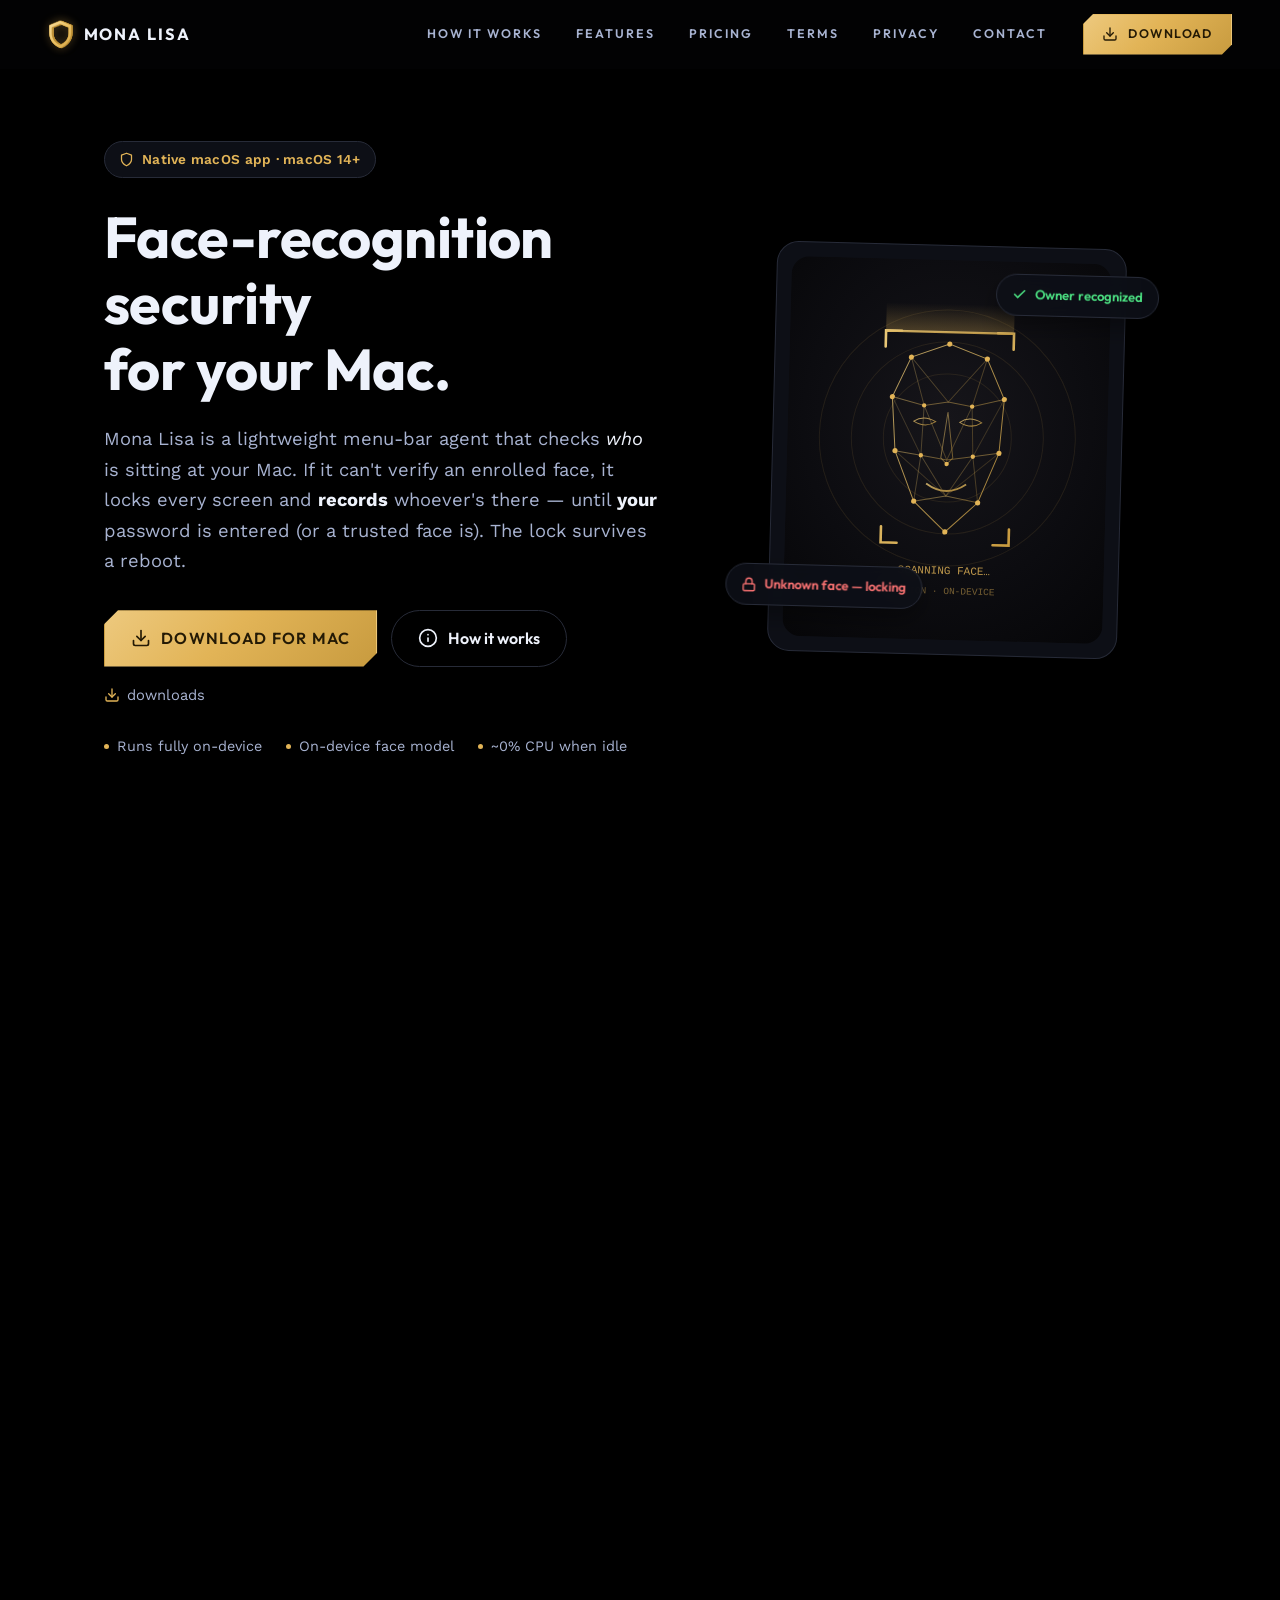
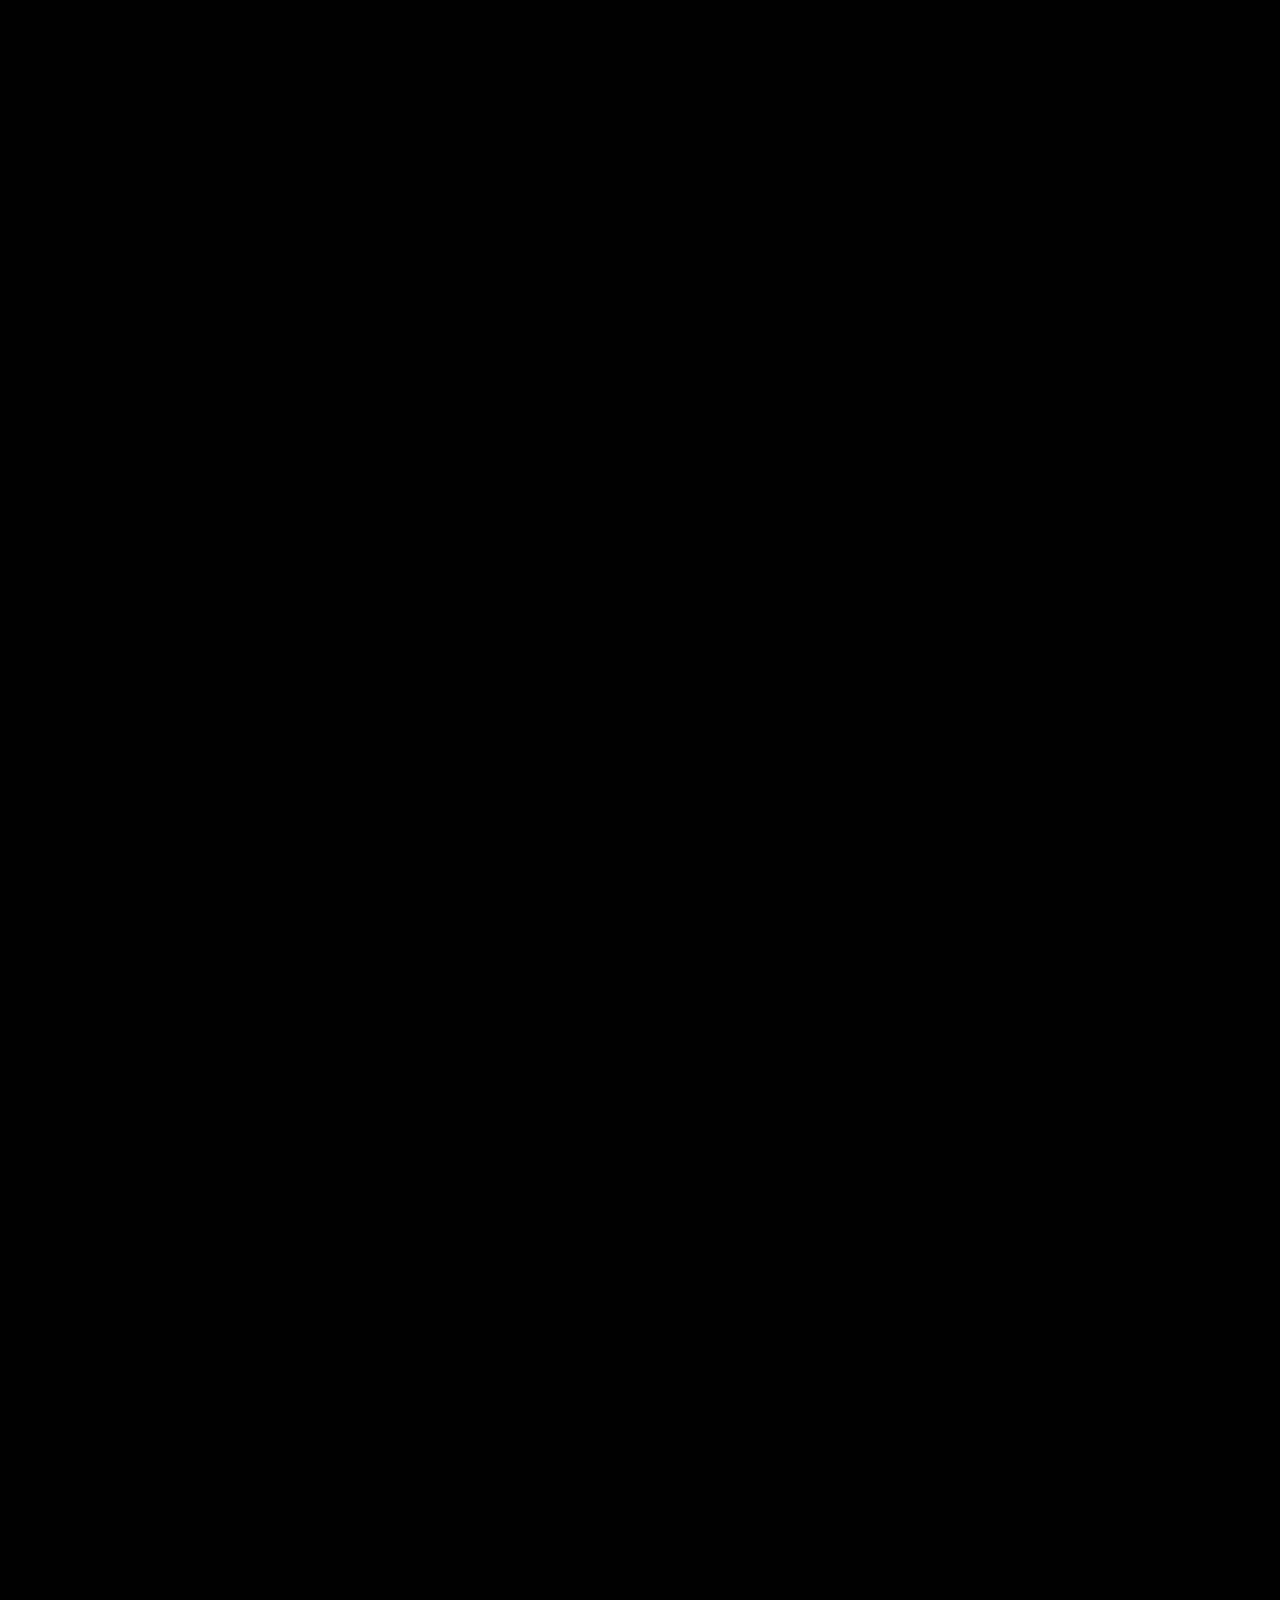
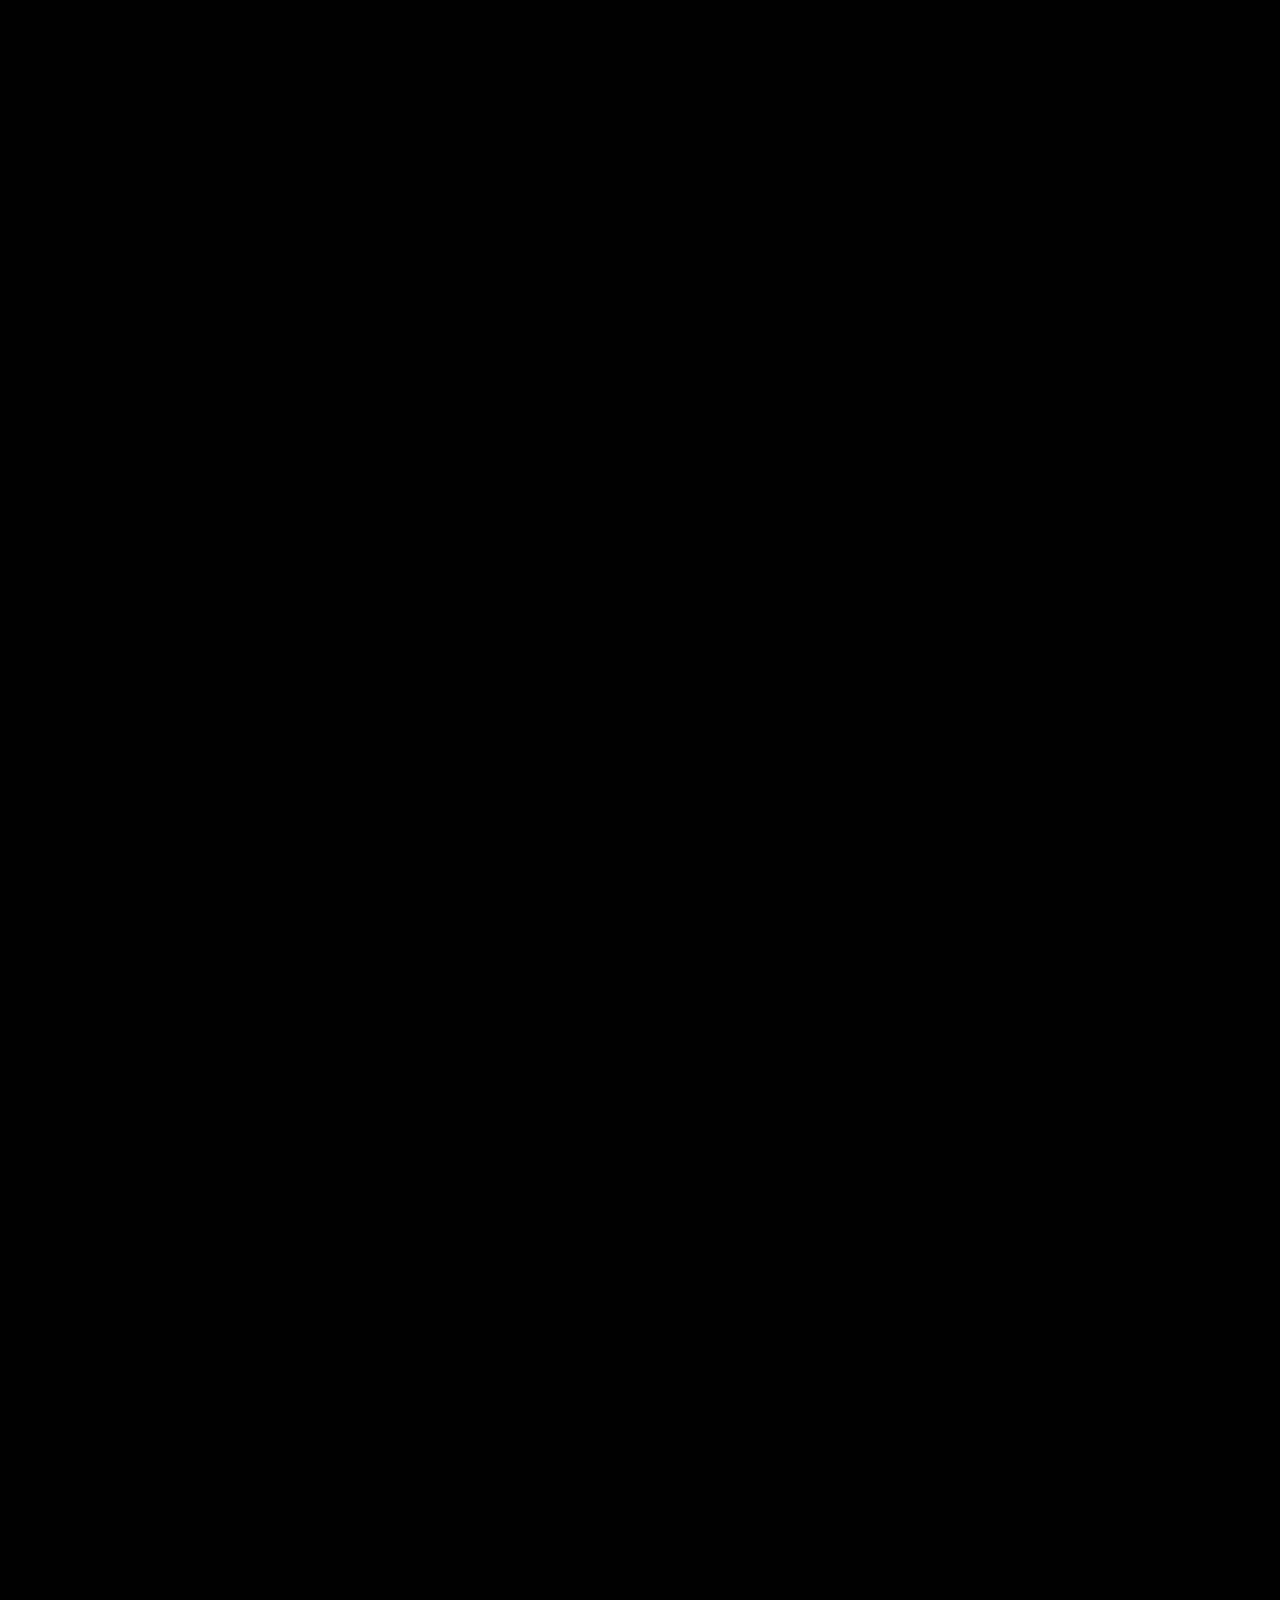
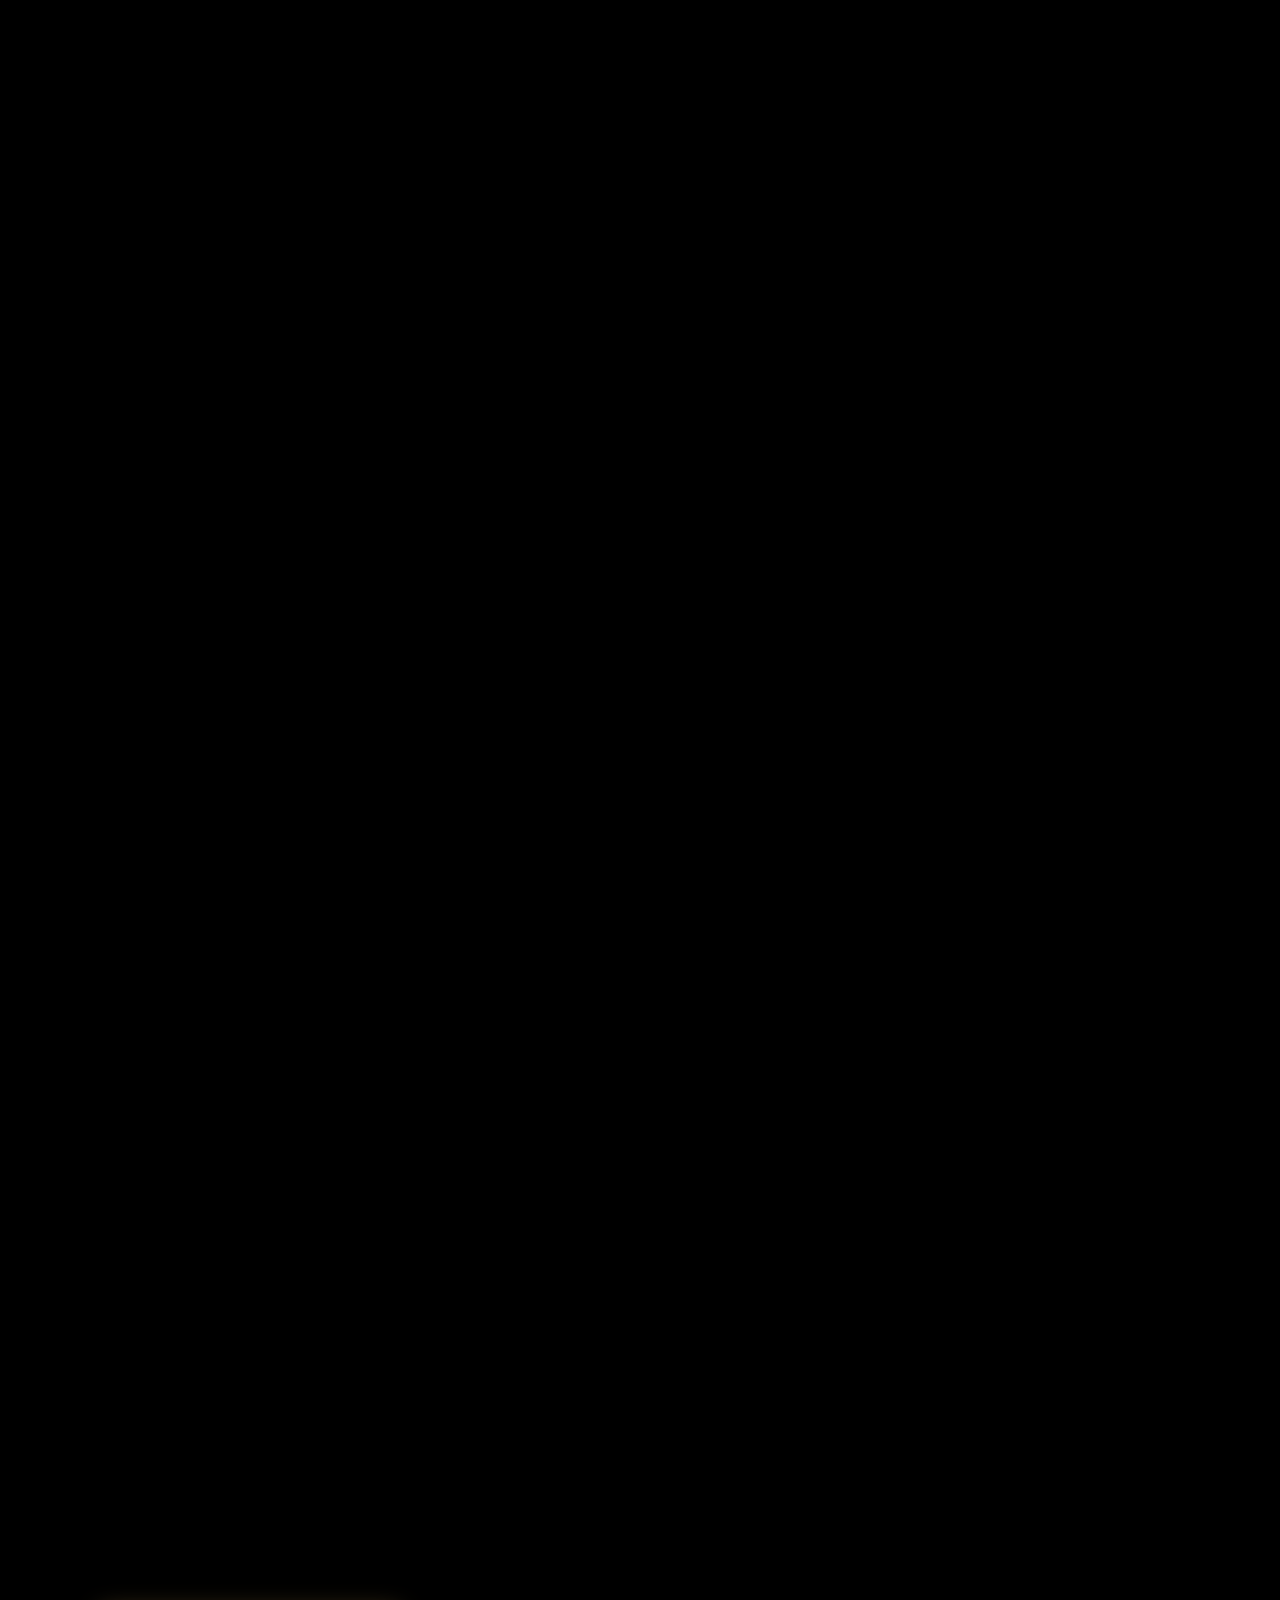
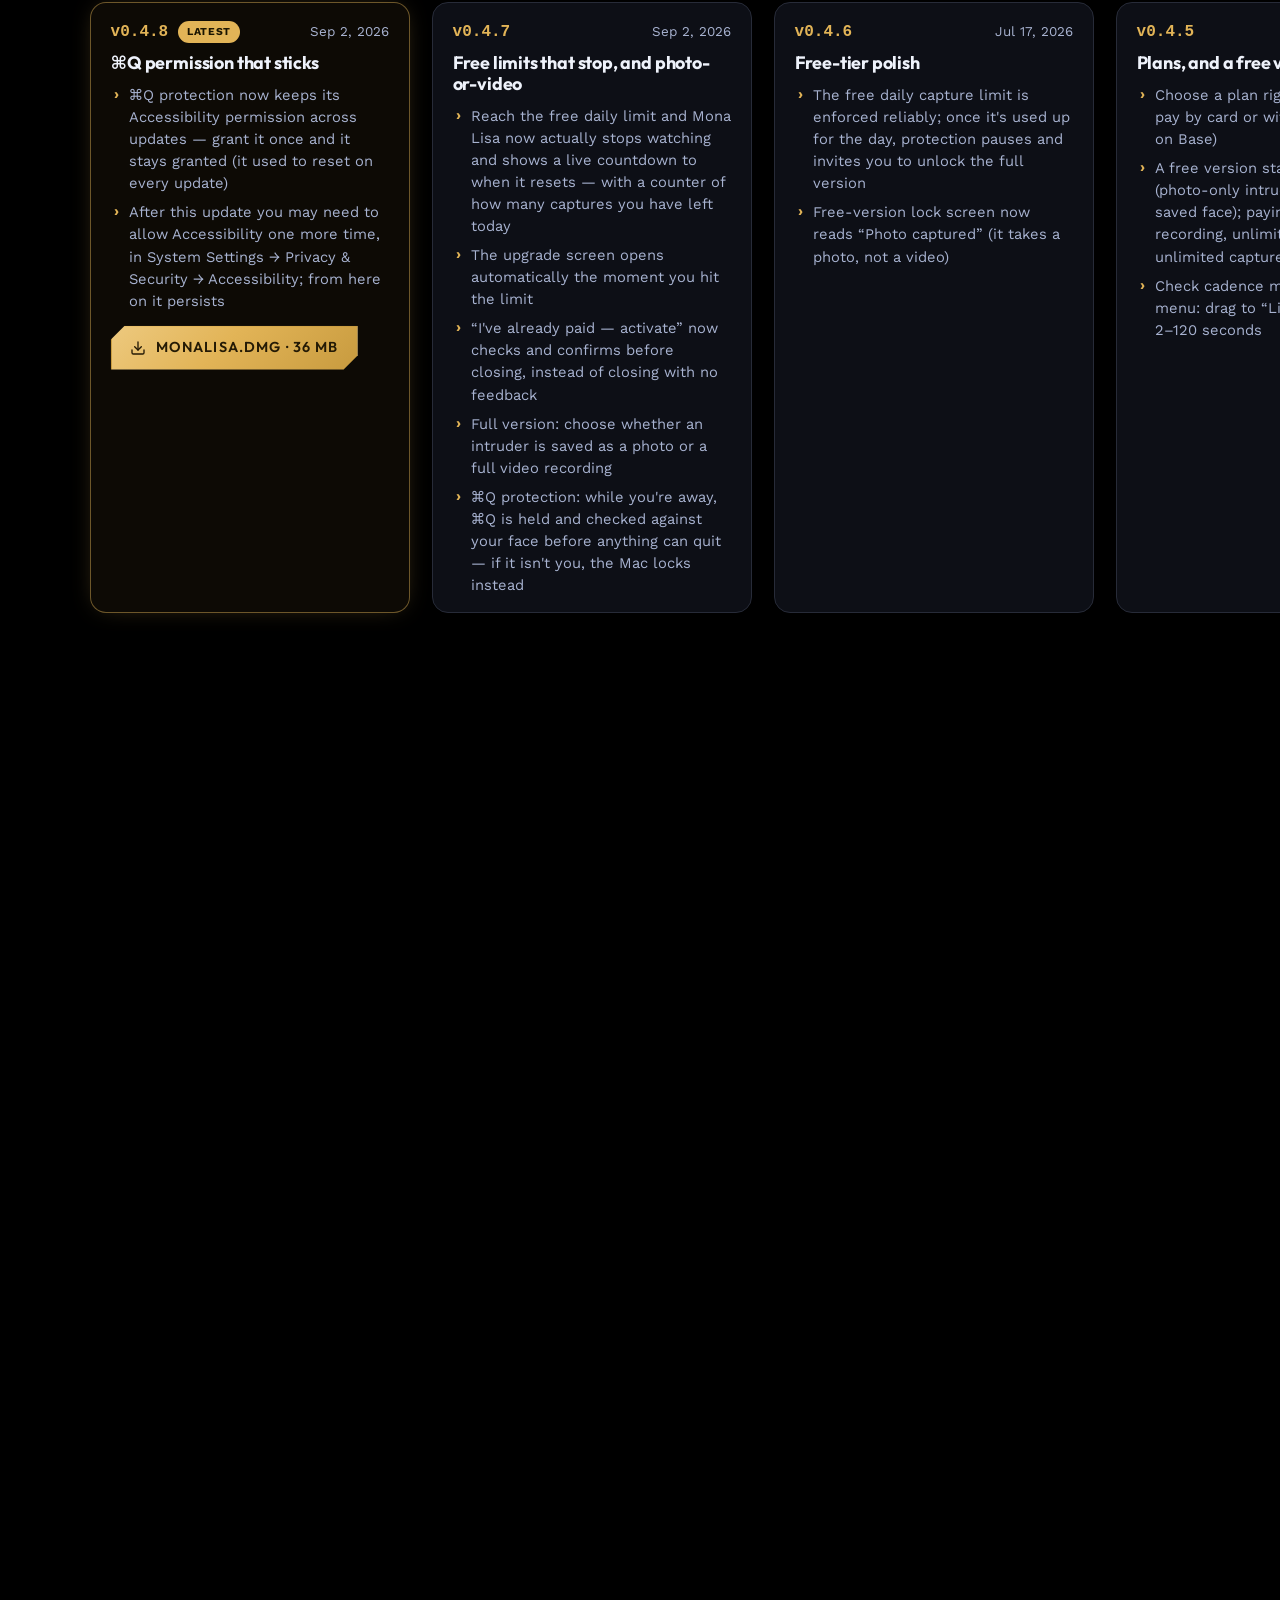
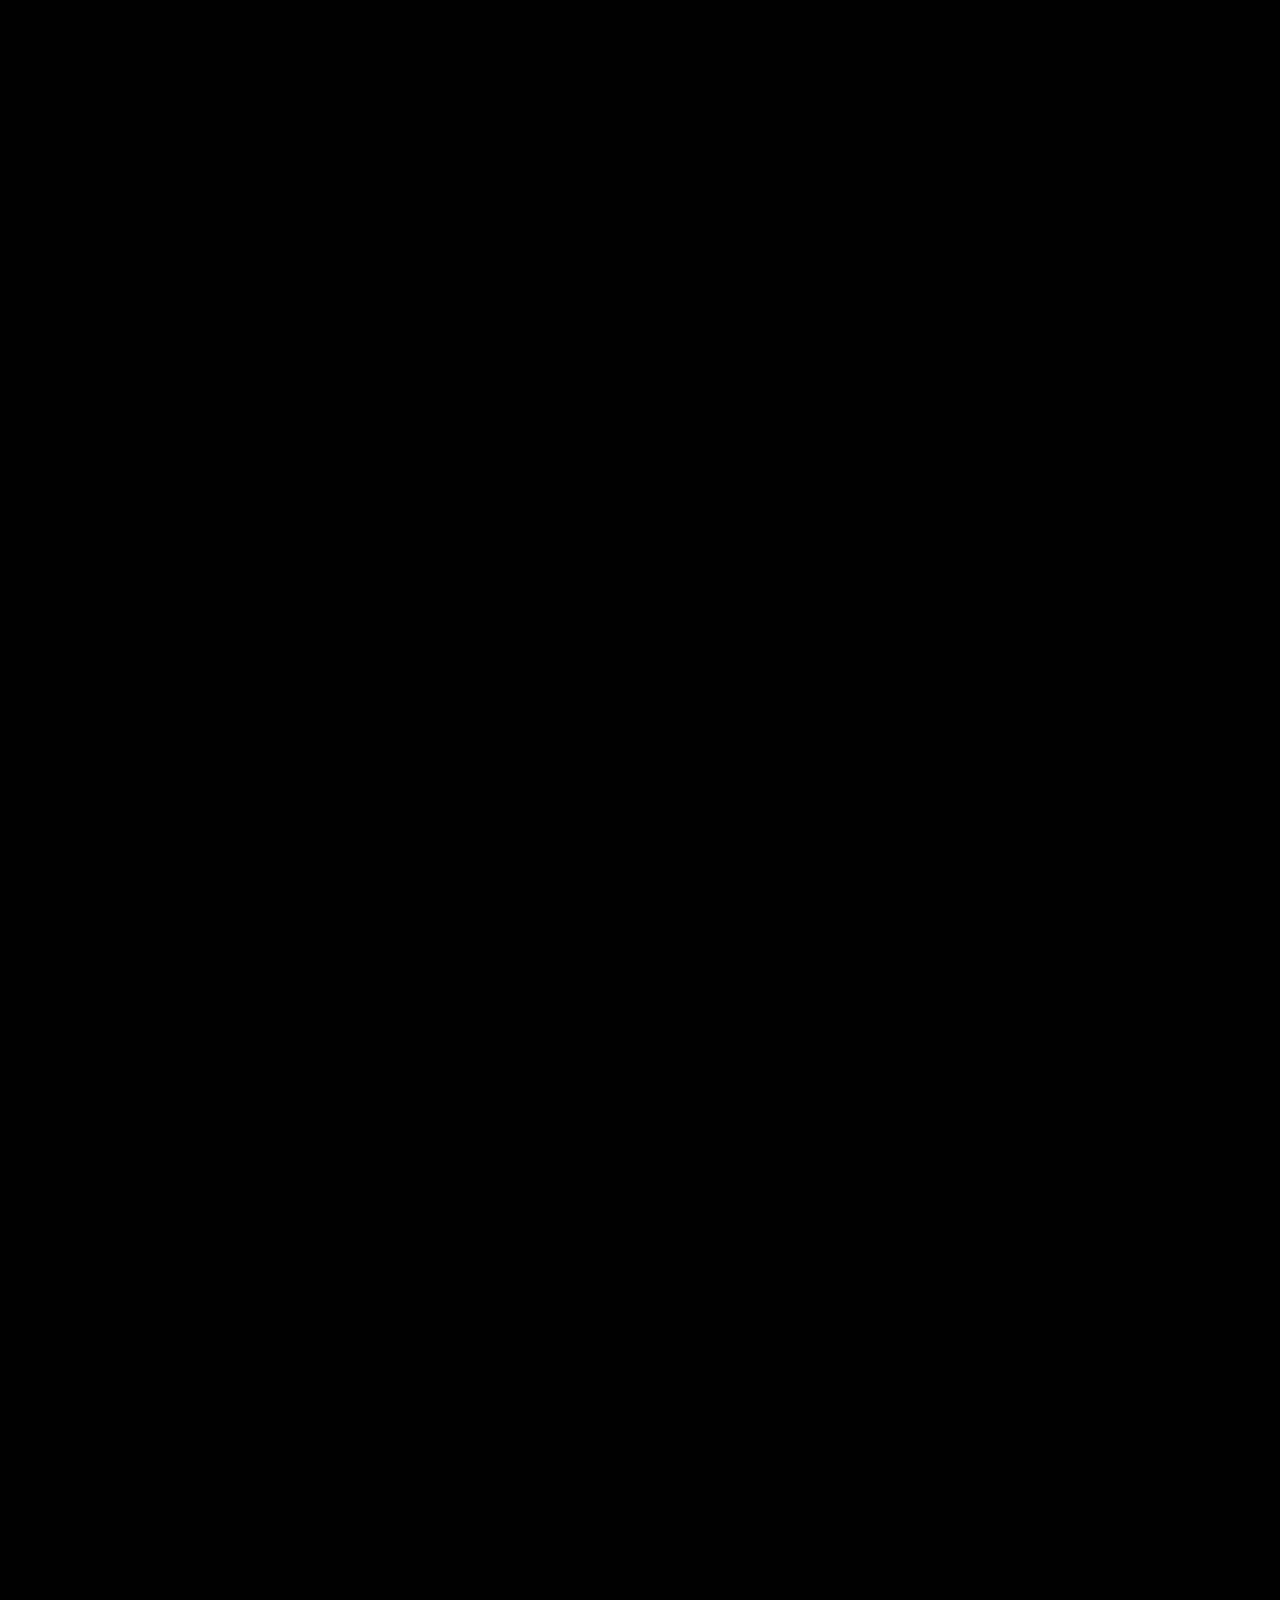
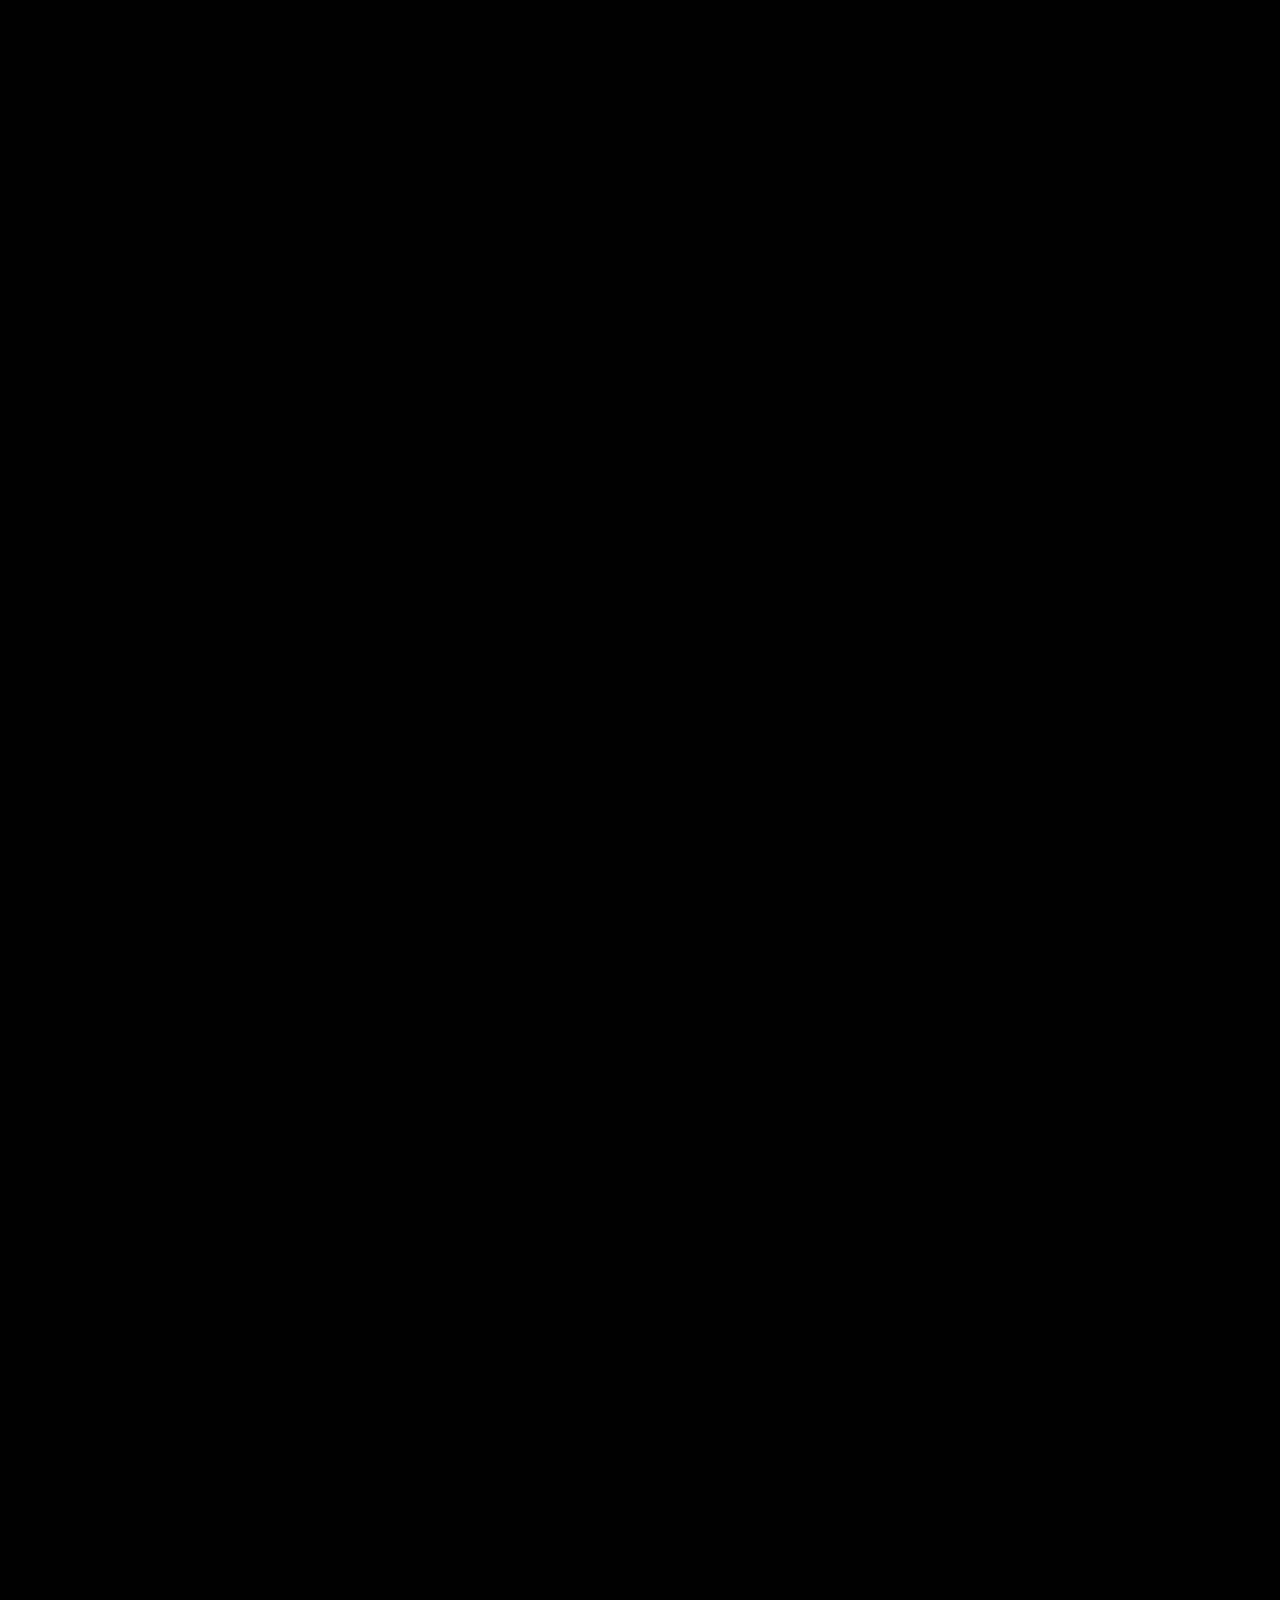
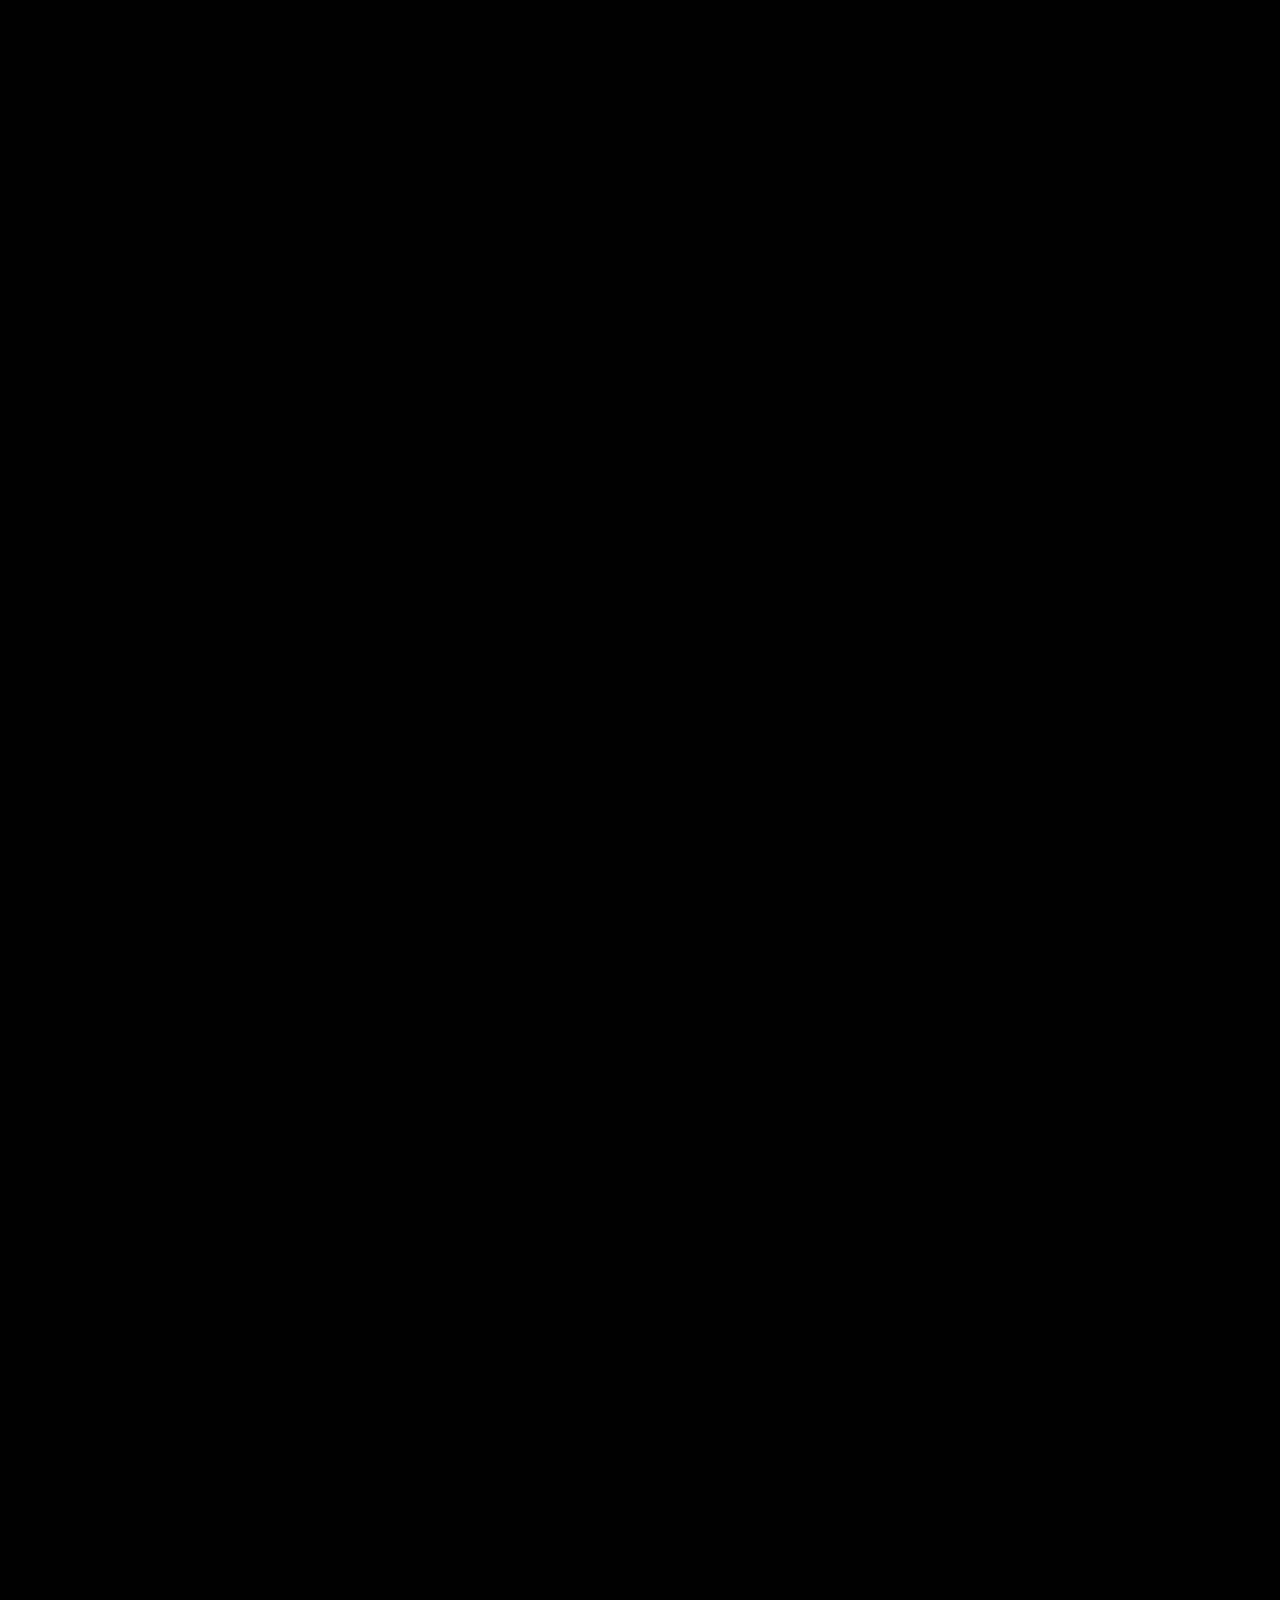
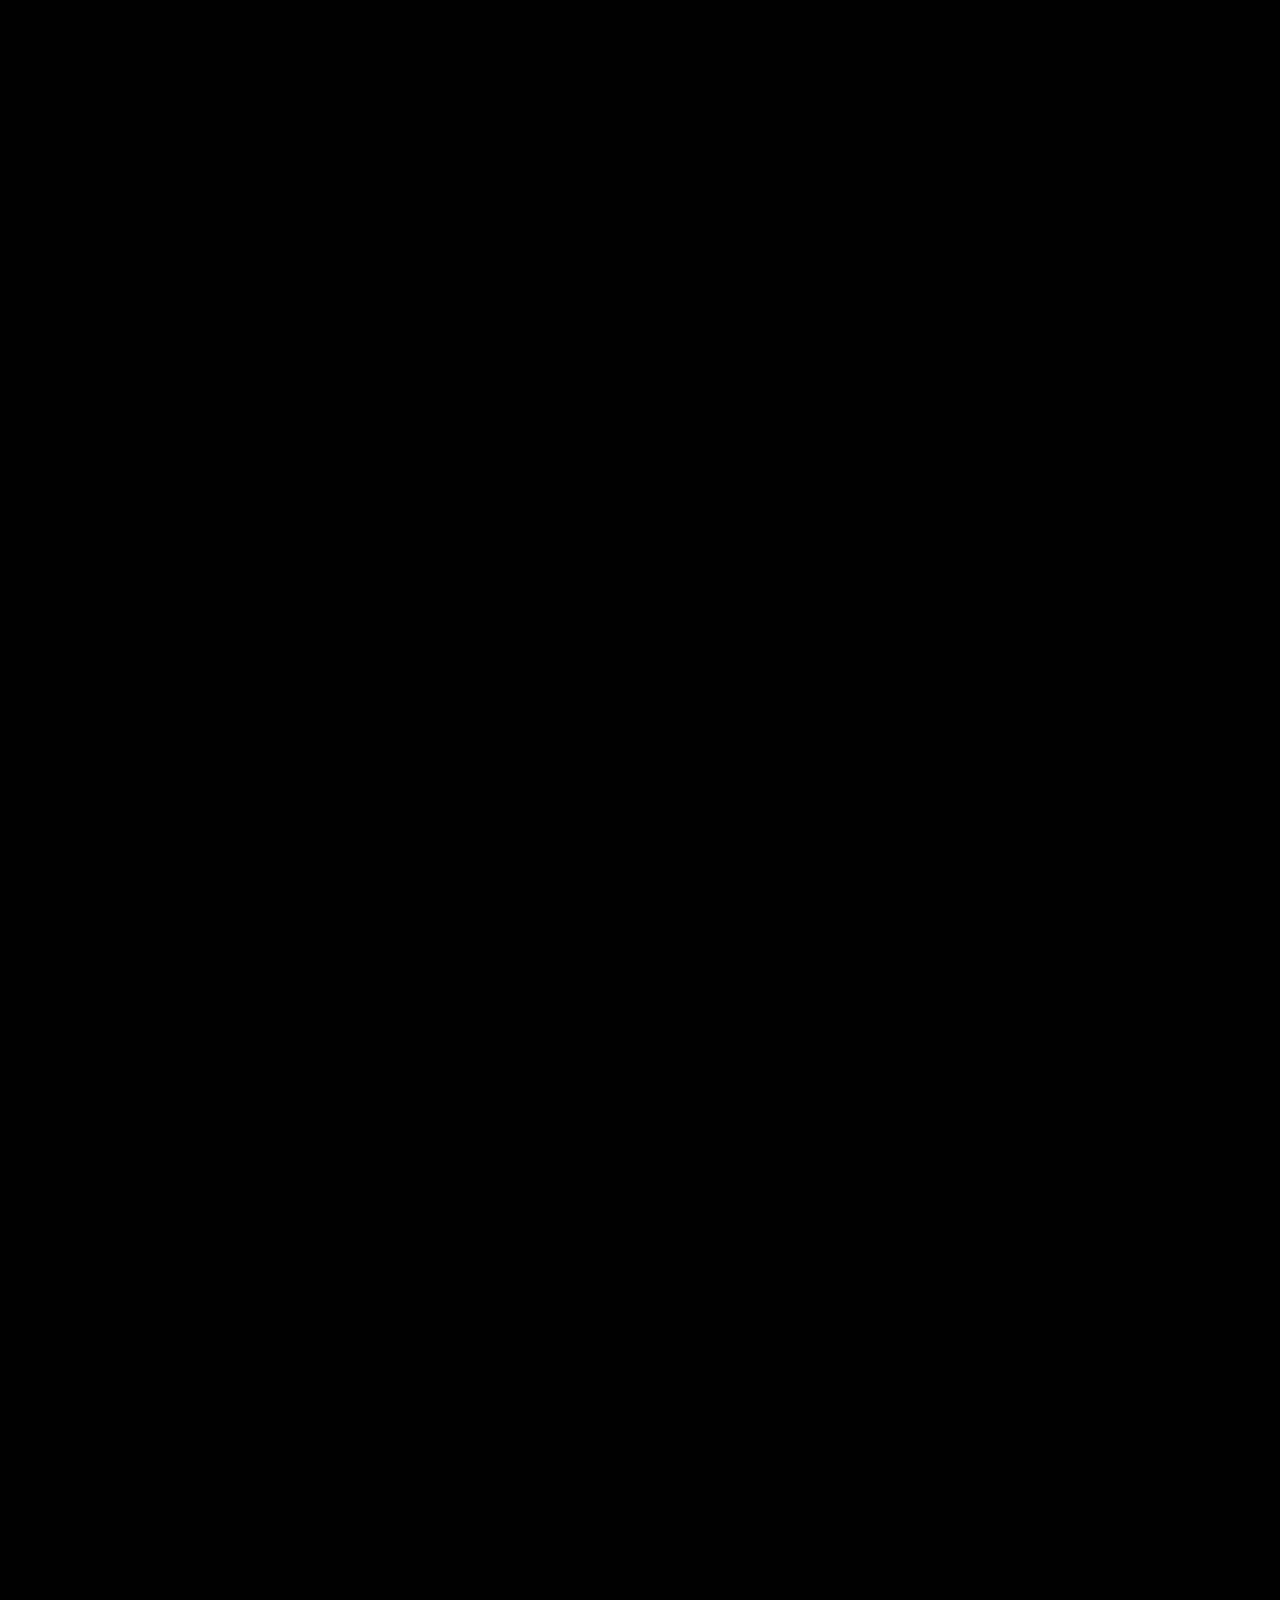
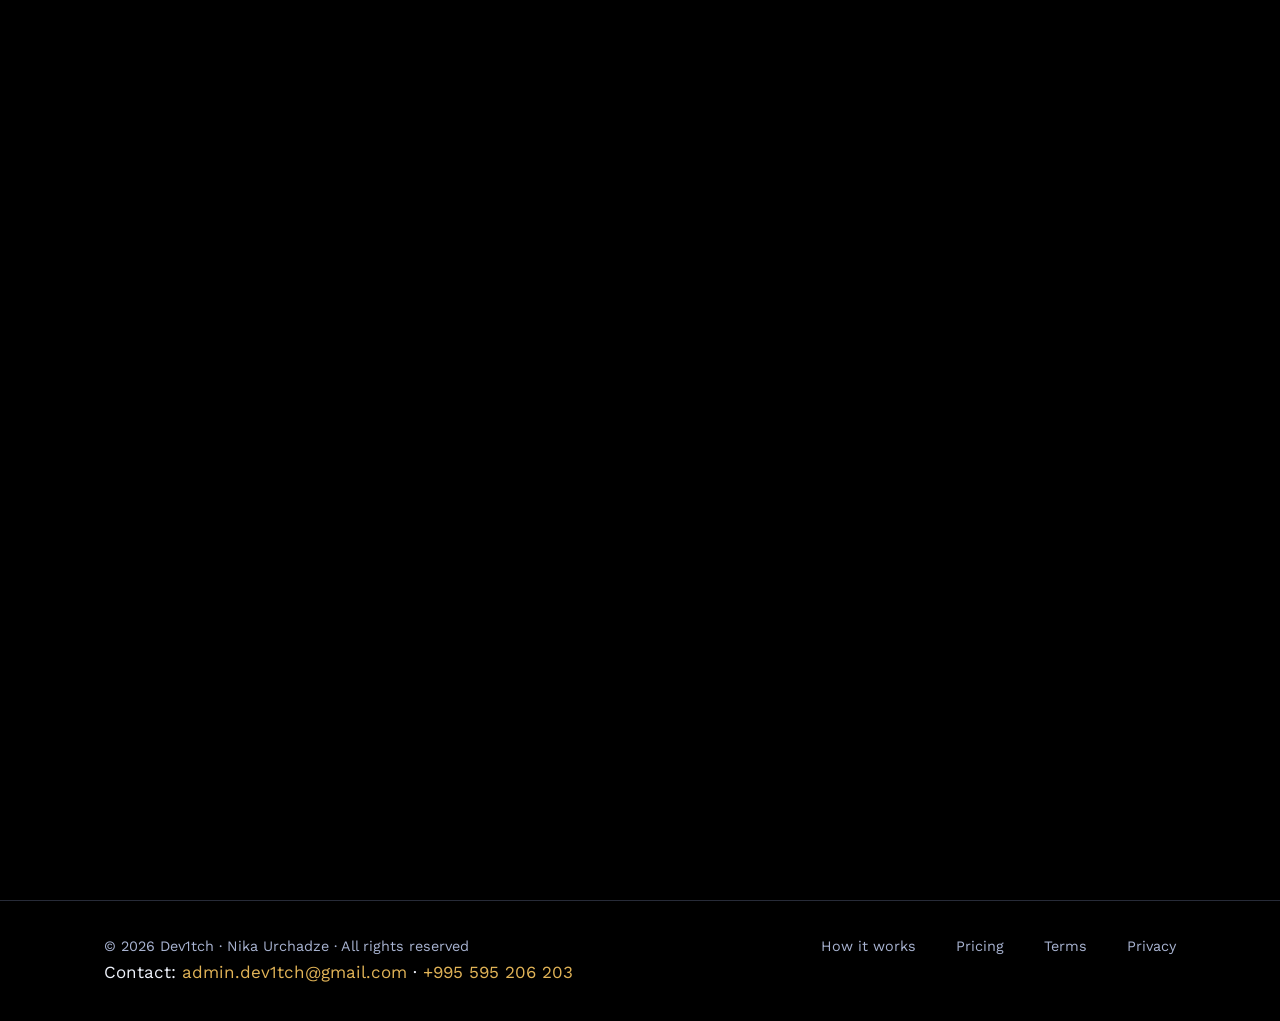
<file: index.html>
<!DOCTYPE html>
<html lang="en">
<head>
<meta charset="UTF-8">
<meta name="viewport" content="width=device-width, initial-scale=1">
<title>Mona Lisa — face-recognition security for your Mac</title>
<meta name="description" content="Mona Lisa is a macOS menu-bar agent that watches who is using your Mac, records unrecognized users, and locks the screen until your password is entered.">
<!-- Social link preview (LinkedIn, X, Discord, iMessage, …) -->
<meta property="og:type" content="website">
<meta property="og:site_name" content="Mona Lisa">
<meta property="og:url" content="https://mona-lisa.online/">
<meta property="og:title" content="Mona Lisa — face-recognition security for your Mac">
<meta property="og:description" content="Your Mac locks and records the moment someone who isn't you sits down. On-device face recognition — nothing ever touches the cloud.">
<meta property="og:image" content="https://mona-lisa.online/og-banner.png">
<meta property="og:image:width" content="1200">
<meta property="og:image:height" content="630">
<meta name="twitter:card" content="summary_large_image">
<meta name="twitter:title" content="Mona Lisa — face-recognition security for your Mac">
<meta name="twitter:description" content="Your Mac locks and records the moment someone who isn't you sits down. On-device — nothing touches the cloud.">
<meta name="twitter:image" content="https://mona-lisa.online/og-banner.png">
<link rel="preconnect" href="https://fonts.googleapis.com">
<link rel="preconnect" href="https://fonts.gstatic.com" crossorigin>
<link href="https://fonts.googleapis.com/css2?family=Outfit:wght@400;500;600;700&family=Work+Sans:wght@400;500;600&display=swap" rel="stylesheet">
<link rel="stylesheet" href="styles.css">
<link rel="icon" href="data:image/svg+xml,%3Csvg xmlns='http://www.w3.org/2000/svg' viewBox='0 0 24 27'%3E%3Cpath fill-rule='evenodd' d='M12 1 L22 5 V12 C22 19 17.5 23.7 12 25.8 C6.5 23.7 2 19 2 12 V5 Z M12 3.7 L19.8 6.9 V12.3 C19.8 17.8 16.3 21.4 12 23.1 C7.7 21.4 4.2 17.8 4.2 12.3 V6.9 Z' fill='%23E2B457'/%3E%3C/svg%3E">
</head>
<body>

<!-- ======================= NAV ======================= -->
<header class="nav-wrap">
  <nav class="nav" aria-label="Main">
    <a class="brand" href="#top" aria-label="Mona Lisa — home">
      <span class="brand-shield" aria-hidden="true">
        <svg class="brand-face brand-front" viewBox="0 0 24 27">
          <defs>
            <linearGradient id="brandGold" x1="0" y1="0" x2="1" y2="1">
              <stop offset="0" stop-color="#F7DE9F"/>
              <stop offset=".5" stop-color="#EDC468"/>
              <stop offset="1" stop-color="#D4A648"/>
            </linearGradient>
          </defs>
          <path fill-rule="evenodd" d="M12 1 L22 5 V12 C22 19 17.5 23.7 12 25.8 C6.5 23.7 2 19 2 12 V5 Z M12 3.7 L19.8 6.9 V12.3 C19.8 17.8 16.3 21.4 12 23.1 C7.7 21.4 4.2 17.8 4.2 12.3 V6.9 Z" fill="url(#brandGold)"/>
        </svg>
        <!-- intermediate edge layers are injected by script.js -->
        <svg class="brand-face brand-back" viewBox="0 0 24 27"><path fill-rule="evenodd" d="M12 1 L22 5 V12 C22 19 17.5 23.7 12 25.8 C6.5 23.7 2 19 2 12 V5 Z M12 3.7 L19.8 6.9 V12.3 C19.8 17.8 16.3 21.4 12 23.1 C7.7 21.4 4.2 17.8 4.2 12.3 V6.9 Z" fill="#EDC468"/></svg>
      </span>
      <span>Mona&nbsp;Lisa</span>
    </a>
    <div class="nav-links">
      <a href="#how">How it works</a>
      <a href="#features">Features</a>
      <a href="pricing.html">Pricing</a>
      <a href="terms.html">Terms</a>
      <a href="privacy.html">Privacy</a>
      <a href="mailto:admin.dev1tch@gmail.com">Contact</a>
    </div>
    <a class="btn btn-gold btn-sm" href="https://github.com/5w7Tch/5w7tch.github.io/releases/latest/download/MonaLisa.dmg">
      <svg viewBox="0 0 24 24" fill="none" stroke="currentColor" stroke-width="2" stroke-linecap="round" stroke-linejoin="round" aria-hidden="true"><path d="M21 15v4a2 2 0 0 1-2 2H5a2 2 0 0 1-2-2v-4"/><polyline points="7 10 12 15 17 10"/><line x1="12" y1="15" x2="12" y2="3"/></svg>
      Download
    </a>
  </nav>
</header>

<main id="top">

<!-- ======================= HERO ======================= -->
<section class="hero">
  <div class="hero-pin">
  <div class="container hero-grid">
    <div class="hero-copy">
      <p class="eyebrow">
        <svg viewBox="0 0 24 24" fill="none" stroke="currentColor" stroke-width="2" stroke-linecap="round" stroke-linejoin="round" aria-hidden="true"><path d="M12 22s8-4 8-10V5l-8-3-8 3v7c0 6 8 10 8 10z"/></svg>
        Native macOS app · macOS 14+
      </p>
      <h1>Face-recognition security for&nbsp;your&nbsp;Mac.</h1>
      <p class="lede">Mona Lisa is a lightweight menu-bar agent that checks <em>who</em> is sitting at your Mac. If it can't verify an enrolled face, it locks every screen and <strong>records</strong> whoever's there — until <strong>your</strong> password is entered (or a trusted face is). The lock survives a reboot.</p>
      <div class="cta-row">
        <a class="btn btn-gold" href="https://github.com/5w7Tch/5w7tch.github.io/releases/latest/download/MonaLisa.dmg">
          <svg viewBox="0 0 24 24" fill="none" stroke="currentColor" stroke-width="2" stroke-linecap="round" stroke-linejoin="round" aria-hidden="true"><path d="M21 15v4a2 2 0 0 1-2 2H5a2 2 0 0 1-2-2v-4"/><polyline points="7 10 12 15 17 10"/><line x1="12" y1="15" x2="12" y2="3"/></svg>
          Download for&nbsp;Mac
        </a>
        <a class="btn btn-ghost" href="#how">
          <svg viewBox="0 0 24 24" fill="none" stroke="currentColor" stroke-width="2" stroke-linecap="round" stroke-linejoin="round" aria-hidden="true"><circle cx="12" cy="12" r="10"/><path d="M12 16v-4M12 8h.01"/></svg>
          How it works
        </a>
      </div>
      <p id="dlCount" hidden style="margin-top:16px;font-size:.92rem;color:var(--text-muted,#9a9a9a);display:flex;align-items:center;gap:7px;">
        <svg viewBox="0 0 24 24" width="16" height="16" fill="none" stroke="#E2B457" stroke-width="2" stroke-linecap="round" stroke-linejoin="round" aria-hidden="true"><path d="M21 15v4a2 2 0 0 1-2 2H5a2 2 0 0 1-2-2v-4"/><polyline points="7 10 12 15 17 10"/><line x1="12" y1="15" x2="12" y2="3"/></svg>
        <span><strong id="dlNum" style="color:#E2B457;"></strong> downloads</span>
      </p>
      <ul class="hero-meta">
        <li>Runs fully on-device</li>
        <li>On-device face model</li>
        <li>~0% CPU when idle</li>
      </ul>
    </div>

    <!-- Hero illustration: portrait under a face-recognition scan -->
    <div class="hero-art" aria-hidden="true">
      <div class="portrait-card">
        <svg class="portrait" viewBox="0 0 320 380">
          <defs>
            <radialGradient id="bgGlow" cx=".5" cy=".42" r=".75">
              <stop offset="0" stop-color="#16151A"/>
              <stop offset=".6" stop-color="#0C0C10"/>
              <stop offset="1" stop-color="#060608"/>
            </radialGradient>
            <linearGradient id="goldGrad" x1="0" y1="0" x2="1" y2="1">
              <stop offset="0" stop-color="#E9C878"/>
              <stop offset="1" stop-color="#C89B3F"/>
            </linearGradient>
            <linearGradient id="beamGrad" x1="0" y1="0" x2="0" y2="1">
              <stop offset="0" stop-color="#E2B457" stop-opacity="0"/>
              <stop offset="1" stop-color="#E2B457" stop-opacity=".28"/>
            </linearGradient>
          </defs>
          <rect width="320" height="380" rx="18" fill="url(#bgGlow)"/>

          <!-- radar rings -->
          <g fill="none" stroke="#E2B457" opacity=".1">
            <circle cx="160" cy="178" r="128"/>
            <circle cx="160" cy="178" r="96"/>
            <circle cx="160" cy="178" r="64"/>
          </g>

          <!-- biometric face mesh -->
          <g fill="none" stroke="url(#goldGrad)" stroke-width="1" opacity=".85">
            <!-- outline -->
            <path d="M160 84 L122 98 L104 138 L108 192 L128 242 L160 272 L192 242 L212 192 L216 138 L198 98 Z" opacity=".9"/>
            <!-- horizontal structure -->
            <path d="M104 138 L136 146 L160 142 L184 146 L216 138" opacity=".55"/>
            <path d="M108 192 L134 196 L160 200 L186 196 L212 192" opacity=".55"/>
            <path d="M128 242 L160 236 L192 242" opacity=".55"/>
            <!-- vertical axis -->
            <path d="M160 84 L160 142 M160 200 L160 236 M160 236 L160 272" opacity=".45"/>
            <!-- mesh triangulation -->
            <path d="M122 98 L136 146 M198 98 L184 146 M122 98 L160 142 L198 98" opacity=".35"/>
            <path d="M136 146 L134 196 M184 146 L186 196 M136 146 L160 200 L184 146" opacity=".35"/>
            <path d="M134 196 L128 242 M186 196 L192 242 M134 196 L160 236 L186 196" opacity=".35"/>
            <path d="M104 138 L134 196 M216 138 L186 196 M108 192 L160 236 M212 192 L160 236" opacity=".25"/>
            <!-- eyes -->
            <path d="M126 162 q10 -7 22 0 q-10 7 -22 0 Z" opacity=".9"/>
            <path d="M172 162 q10 -7 22 0 q-10 7 -22 0 Z" opacity=".9"/>
            <!-- nose -->
            <path d="M160 152 L154 198 L160 204 L166 198 Z" opacity=".6"/>
            <!-- the famous smile -->
            <path d="M140 224 q20 14 40 0" stroke-width="1.8" opacity=".95"/>
          </g>

          <!-- mesh nodes (staggered pulse) -->
          <g class="mesh-nodes" fill="#E2B457">
            <circle class="node" cx="160" cy="84"  r="2.6"/>
            <circle class="node" cx="122" cy="98"  r="2.6"/>
            <circle class="node" cx="198" cy="98"  r="2.6"/>
            <circle class="node" cx="104" cy="138" r="2.6"/>
            <circle class="node" cx="216" cy="138" r="2.6"/>
            <circle class="node" cx="136" cy="146" r="2.2"/>
            <circle class="node" cx="184" cy="146" r="2.2"/>
            <circle class="node" cx="108" cy="192" r="2.6"/>
            <circle class="node" cx="212" cy="192" r="2.6"/>
            <circle class="node" cx="134" cy="196" r="2.2"/>
            <circle class="node" cx="186" cy="196" r="2.2"/>
            <circle class="node" cx="160" cy="204" r="2.2"/>
            <circle class="node" cx="128" cy="242" r="2.6"/>
            <circle class="node" cx="192" cy="242" r="2.6"/>
            <circle class="node" cx="160" cy="272" r="2.6"/>
          </g>

          <!-- detection frame -->
          <g class="scan-frame" stroke="url(#goldGrad)" stroke-width="2.6" stroke-linecap="round" fill="none">
            <path d="M96 88 v-16 h16 M224 88 v-16 h-16 M96 268 v16 h16 M224 268 v16 h-16"/>
          </g>

          <!-- scanning sweep: soft trail + bright edge -->
          <g class="scan-beam">
            <rect x="96" y="44" width="128" height="28" fill="url(#beamGrad)"/>
            <rect x="96" y="71" width="128" height="2.4" rx="1.2" fill="url(#goldGrad)" opacity=".9"/>
          </g>

          <!-- readout -->
          <g font-family="ui-monospace, Menlo, monospace" text-anchor="middle" fill="#E2B457">
            <text x="160" y="314" font-size="11" opacity=".85">SCANNING FACE…</text>
            <text x="160" y="334" font-size="9.5" opacity=".5">VISION · ON-DEVICE</text>
          </g>
        </svg>

        <!-- floating status chips -->
        <div class="chip chip-ok">
          <svg viewBox="0 0 24 24" fill="none" stroke="currentColor" stroke-width="2.4" stroke-linecap="round" stroke-linejoin="round" aria-hidden="true"><polyline points="20 6 9 17 4 12"/></svg>
          Owner recognized
        </div>
        <div class="chip chip-alert">
          <svg viewBox="0 0 24 24" fill="none" stroke="currentColor" stroke-width="2.2" stroke-linecap="round" stroke-linejoin="round" aria-hidden="true"><rect x="3" y="11" width="18" height="11" rx="2"/><path d="M7 11V7a5 5 0 0 1 10 0v4"/></svg>
          Unknown face — locking
        </div>
      </div>
    </div>
  </div>
  </div>
</section>

<div class="scrolly">
<div class="shield-stage" aria-hidden="true">
  <div class="shield3d">
    <div class="shield3d-inner">
      <svg class="shield-face shield-front" viewBox="0 0 24 27">
        <defs>
          <linearGradient id="shieldGold" x1="0" y1="0" x2="1" y2="1">
            <stop offset="0" stop-color="#F7DE9F"/>
            <stop offset=".5" stop-color="#EDC468"/>
            <stop offset="1" stop-color="#D4A648"/>
          </linearGradient>
        </defs>
        <path fill-rule="evenodd" d="M12 1 L22 5 V12 C22 19 17.5 23.7 12 25.8 C6.5 23.7 2 19 2 12 V5 Z M12 3.7 L19.8 6.9 V12.3 C19.8 17.8 16.3 21.4 12 23.1 C7.7 21.4 4.2 17.8 4.2 12.3 V6.9 Z" fill="url(#shieldGold)"/>
      </svg>
      <svg class="shield-face shield-back" viewBox="0 0 24 27">
        <path fill-rule="evenodd" d="M12 1 L22 5 V12 C22 19 17.5 23.7 12 25.8 C6.5 23.7 2 19 2 12 V5 Z M12 3.7 L19.8 6.9 V12.3 C19.8 17.8 16.3 21.4 12 23.1 C7.7 21.4 4.2 17.8 4.2 12.3 V6.9 Z" fill="url(#shieldGold)"/>
      </svg>
    </div>
  </div>
</div>

<!-- ======================= INSTALL ======================= -->
<section class="section" id="install">
  <div class="container">
    <h2>Install in about a minute</h2>
    <p class="section-lede">Requires macOS 14 Sonoma or later and a camera. Apple Silicon &amp; Intel.</p>

    <ol class="install-steps">
      <li>
        <h3>Download &amp; drag</h3>
        <p>Grab <a href="https://github.com/5w7Tch/5w7tch.github.io/releases/latest/download/MonaLisa.dmg">MonaLisa.dmg</a>, open it, and drag <strong>Mona Lisa</strong> onto the <strong>Applications</strong> shortcut.</p>
      </li>
      <li>
        <h3>Open it the first time</h3>
        <p>Mona Lisa is distributed independently — not through the App&nbsp;Store — so macOS asks you to confirm the very first time you open it. This is normal for indie apps, and you only do it once:</p>
        <ul class="install-substeps">
          <li><strong>Right&#8209;click</strong> (or Control&#8209;click) <strong>Mona&nbsp;Lisa</strong> in your Applications folder, choose <strong>Open</strong>, then click <strong>Open</strong> in the dialog.</li>
          <li>Or open <strong>System Settings → Privacy&nbsp;&amp;&nbsp;Security</strong>, scroll down to <em>“Mona Lisa” was blocked</em>, and click <strong>Open&nbsp;Anyway</strong>.</li>
        </ul>
        <p>After that, it launches normally like any other app.</p>
      </li>
      <li>
        <h3>Enroll, set a password, go</h3>
        <p>Click the shield in the menu bar: <strong>Add a Person</strong> to enroll your face (grant camera access when asked), set an unlock password in <strong>Settings</strong>, then hit <strong>Start Monitoring</strong>. Done — it auto-starts at login from now on.</p>
      </li>
    </ol>
  </div>
</section>

<!-- ======================= HOW IT WORKS ======================= -->
<section class="section" id="how">
  <div class="container">
    <h2>How it works</h2>
    <p class="section-lede">Three moving parts, all native macOS. No accounts, no cloud, no agents phoning home.</p>
    <div class="steps">

      <article class="step">
        <div class="step-num">1</div>
        <div class="step-visual" aria-hidden="true">
          <!-- enrollment mock -->
          <div class="mock mock-enroll">
            <div class="mock-titlebar"><span></span><span></span><span></span></div>
            <div class="mock-face">
              <svg viewBox="0 0 80 80">
                <circle cx="40" cy="34" r="14" fill="none" stroke="currentColor" stroke-width="3"/>
                <path d="M18 66 c4 -12 12 -18 22 -18 s18 6 22 18" fill="none" stroke="currentColor" stroke-width="3" stroke-linecap="round"/>
                <path d="M12 12 h10 M12 12 v10 M68 12 h-10 M68 12 v10 M12 68 h10 M12 68 v-10 M68 68 h-10 M68 68 v-10" stroke="currentColor" stroke-width="3" stroke-linecap="round"/>
              </svg>
            </div>
            <div class="mock-progress"><i></i></div>
            <p>Capturing 8 / 12…</p>
          </div>
        </div>
        <h3>Enroll the faces you trust</h3>
        <p>A live preview guides you through five head positions — front, both sides, up, and down — capturing 15 samples so the face is recognized from every angle, and auto-calibrates a match threshold. Add as many people as you like and remove them any time.</p>
      </article>

      <article class="step">
        <div class="step-num">2</div>
        <div class="step-visual" aria-hidden="true">
          <!-- menu bar mock -->
          <div class="mock mock-menubar">
            <div class="mock-bar">
              <span class="mock-bar-item">
                <svg viewBox="0 0 24 24" fill="none" stroke="currentColor" stroke-width="2.4" stroke-linecap="round" stroke-linejoin="round"><path d="M12 22s8-4 8-10V5l-8-3-8 3v7c0 6 8 10 8 10z"/></svg>
              </span>
              <span class="mock-bar-clock">Thu 21:36</span>
            </div>
            <div class="mock-pulse">
              <span class="pulse-dot"></span> Checking camera… <em>owner ✓</em>
            </div>
            <div class="mock-ticks">
              <i class="ok"></i><i class="ok"></i><i class="ok"></i><i class="ok"></i><i class="idle"></i><i class="idle"></i>
            </div>
          </div>
        </div>
        <h3>It watches from the menu bar</h3>
        <p>Every 30 seconds (you choose), it wakes the camera for a single frame, runs Apple's Vision framework on-device, and goes back to sleep. The camera light just blinks — and between checks the app sits at ~0% CPU.</p>
      </article>

      <article class="step">
        <div class="step-num">3</div>
        <div class="step-visual" aria-hidden="true">
          <!-- lock screen mock -->
          <div class="mock mock-lock">
            <svg class="mock-lock-icon" viewBox="0 0 24 24" fill="none" stroke="currentColor" stroke-width="2" stroke-linecap="round" stroke-linejoin="round"><rect x="3" y="11" width="18" height="11" rx="2"/><path d="M7 11V7a5 5 0 0 1 10 0v4"/></svg>
            <p class="mock-lock-title">This Mac is locked</p>
            <div class="mock-photo">
              <svg viewBox="0 0 24 24" fill="none" stroke="currentColor" stroke-width="2" stroke-linecap="round" stroke-linejoin="round"><path d="M23 19a2 2 0 0 1-2 2H3a2 2 0 0 1-2-2V8a2 2 0 0 1 2-2h4l2-3h6l2 3h4a2 2 0 0 1 2 2z"/><circle cx="12" cy="13" r="4"/></svg>
              <span>Recording video</span>
            </div>
            <div class="mock-field">••••••••</div>
          </div>
        </div>
        <h3>Strangers get locked out — on camera</h3>
        <p>The moment it's sure an unrecognized person is using the Mac, it drops a full-screen lock over <em>every</em> display and records <strong>video</strong> of the whole locked period. It disables force-quit and app switching, re-applies itself after a reboot, and unlocks with your password — or a trusted face passing a blink check.</p>
      </article>

    </div>
  </div>
</section>

<!-- ======================= FEATURES ======================= -->
<section class="section section-mini" id="features">
  <div class="container">
    <h2>Features</h2>
    <ul class="features-mini">
      <li>
        <svg viewBox="0 0 24 24" fill="none" stroke="currentColor" stroke-width="2" stroke-linecap="round" stroke-linejoin="round" aria-hidden="true"><path d="M23 19a2 2 0 0 1-2 2H3a2 2 0 0 1-2-2V8a2 2 0 0 1 2-2h4l2-3h6l2 3h4a2 2 0 0 1 2 2z"/><circle cx="12" cy="13" r="4"/></svg>
        <span><strong>Intruder video</strong> — records the entire locked period</span>
      </li>
      <li>
        <svg viewBox="0 0 24 24" fill="none" stroke="currentColor" stroke-width="2" stroke-linecap="round" stroke-linejoin="round" aria-hidden="true"><path d="M17 21v-2a4 4 0 0 0-4-4H5a4 4 0 0 0-4 4v2"/><circle cx="9" cy="7" r="4"/><path d="M23 21v-2a4 4 0 0 0-3-3.87"/><path d="M16 3.13a4 4 0 0 1 0 7.75"/></svg>
        <span><strong>Multiple trusted people</strong> — enroll anyone by name</span>
      </li>
      <li>
        <svg viewBox="0 0 24 24" fill="none" stroke="currentColor" stroke-width="2" stroke-linecap="round" stroke-linejoin="round" aria-hidden="true"><path d="M3 12a9 9 0 1 0 9-9 9.75 9.75 0 0 0-6.74 2.74L3 8"/><path d="M3 3v5h5"/></svg>
        <span><strong>Survives a reboot</strong> — restarting won't unlock it</span>
      </li>
      <li>
        <svg viewBox="0 0 24 24" fill="none" stroke="currentColor" stroke-width="2" stroke-linecap="round" stroke-linejoin="round" aria-hidden="true"><rect x="3" y="11" width="18" height="11" rx="2"/><path d="M7 11V7a5 5 0 0 1 10 0v4"/></svg>
        <span><strong>Separate password</strong> — PBKDF2-hashed, never stored in plaintext</span>
      </li>
      <li>
        <svg viewBox="0 0 24 24" fill="none" stroke="currentColor" stroke-width="2" stroke-linecap="round" stroke-linejoin="round" aria-hidden="true"><line x1="4" y1="21" x2="4" y2="14"/><line x1="4" y1="10" x2="4" y2="3"/><line x1="12" y1="21" x2="12" y2="12"/><line x1="12" y1="8" x2="12" y2="3"/><line x1="20" y1="21" x2="20" y2="16"/><line x1="20" y1="12" x2="20" y2="3"/><line x1="1" y1="14" x2="7" y2="14"/><line x1="9" y1="8" x2="15" y2="8"/><line x1="17" y1="16" x2="23" y2="16"/></svg>
        <span><strong>Fully tunable</strong> — interval, strictness, camera choice</span>
      </li>
      <li>
        <svg viewBox="0 0 24 24" fill="none" stroke="currentColor" stroke-width="2" stroke-linecap="round" stroke-linejoin="round" aria-hidden="true"><path d="M14 2H6a2 2 0 0 0-2 2v16a2 2 0 0 0 2 2h12a2 2 0 0 0 2-2V8z"/><polyline points="14 2 14 8 20 8"/><line x1="16" y1="13" x2="8" y2="13"/><line x1="16" y1="17" x2="8" y2="17"/></svg>
        <span><strong>Activity log</strong> — every sighting and lock, timestamped</span>
      </li>
    </ul>
    <p class="honesty-mini">A deterrent against opportunistic use, not full-disk encryption — pair it with FileVault for real theft protection.</p>
  </div>
</section>

<!-- ======================= VERSIONS ======================= -->
<section class="section vscroll" id="versions">
  <div class="vscroll-pin">
    <div class="container vscroll-head">
      <h2>Versions</h2>
      <p class="section-lede">Keep scrolling — glide through the releases, newest&nbsp;to&nbsp;oldest.</p>
    </div>

    <ol class="timeline vtrack" aria-label="Version history">
      <li class="tl-item tl-latest">
        <span class="tl-dot" aria-hidden="true"></span>
        <div class="tl-card">
          <div class="tl-head">
            <span class="tl-tag">v0.4.8</span>
            <span class="tl-badge">Latest</span>
            <time datetime="2026-09-02">Sep 2, 2026</time>
          </div>
          <h3>⌘Q permission that sticks</h3>
          <ul>
            <li>⌘Q protection now keeps its Accessibility permission across updates — grant it once and it stays granted (it used to reset on every update)</li>
            <li>After this update you may need to allow Accessibility one more time, in System Settings → Privacy &amp; Security → Accessibility; from here on it persists</li>
          </ul>
          <a class="btn btn-gold btn-sm" href="https://github.com/5w7Tch/5w7tch.github.io/releases/latest/download/MonaLisa.dmg">
            <svg viewBox="0 0 24 24" fill="none" stroke="currentColor" stroke-width="2" stroke-linecap="round" stroke-linejoin="round" aria-hidden="true"><path d="M21 15v4a2 2 0 0 1-2 2H5a2 2 0 0 1-2-2v-4"/><polyline points="7 10 12 15 17 10"/><line x1="12" y1="15" x2="12" y2="3"/></svg>
            MonaLisa.dmg · 36&nbsp;MB
          </a>
        </div>
      </li>

      <li class="tl-item">
        <span class="tl-dot" aria-hidden="true"></span>
        <div class="tl-card">
          <div class="tl-head">
            <span class="tl-tag">v0.4.7</span>
            <time datetime="2026-09-02">Sep 2, 2026</time>
          </div>
          <h3>Free limits that stop, and photo-or-video</h3>
          <ul>
            <li>Reach the free daily limit and Mona Lisa now actually stops watching and shows a live countdown to when it resets — with a counter of how many captures you have left today</li>
            <li>The upgrade screen opens automatically the moment you hit the limit</li>
            <li>“I've already paid — activate” now checks and confirms before closing, instead of closing with no feedback</li>
            <li>Full version: choose whether an intruder is saved as a photo or a full video recording</li>
            <li>⌘Q protection: while you're away, ⌘Q is held and checked against your face before anything can quit — if it isn't you, the Mac locks instead</li>
          </ul>
        </div>
      </li>

      <li class="tl-item">
        <span class="tl-dot" aria-hidden="true"></span>
        <div class="tl-card">
          <div class="tl-head">
            <span class="tl-tag">v0.4.6</span>
            <time datetime="2026-07-17">Jul 17, 2026</time>
          </div>
          <h3>Free-tier polish</h3>
          <ul>
            <li>The free daily capture limit is enforced reliably; once it's used up for the day, protection pauses and invites you to unlock the full version</li>
            <li>Free-version lock screen now reads “Photo captured” (it takes a photo, not a video)</li>
          </ul>
        </div>
      </li>

      <li class="tl-item">
        <span class="tl-dot" aria-hidden="true"></span>
        <div class="tl-card">
          <div class="tl-head">
            <span class="tl-tag">v0.4.5</span>
            <time datetime="2026-07-17">Jul 17, 2026</time>
          </div>
          <h3>Plans, and a free version</h3>
          <ul>
            <li>Choose a plan right in the app — pay by card or with crypto (USDC on Base)</li>
            <li>A free version stays available (photo-only intruder capture, one saved face); paying unlocks video recording, unlimited faces, and unlimited captures</li>
            <li>Check cadence moved into the menu: drag to “Live” (always on) or 2–120 seconds</li>
          </ul>
        </div>
      </li>

      <li class="tl-item">
        <span class="tl-dot" aria-hidden="true"></span>
        <div class="tl-card">
          <div class="tl-head">
            <span class="tl-tag">v0.4.4</span>
            <time datetime="2026-07-15">Jul 15, 2026</time>
          </div>
          <h3>Harder to shut off</h3>
          <ul>
            <li>A Terminal <code>kill</code> / <code>killall</code> can no longer silently stop protection — it goes through the same password / blink check as Pause and Quit</li>
            <li>Builds on 0.4.3: authenticate to pause or quit, and the in-panel update prompt</li>
          </ul>
        </div>
      </li>

      <li class="tl-item">
        <span class="tl-dot" aria-hidden="true"></span>
        <div class="tl-card">
          <div class="tl-head">
            <span class="tl-tag">v0.4.3</span>
            <time datetime="2026-07-15">Jul 15, 2026</time>
          </div>
          <h3>Can't be switched off</h3>
          <ul>
            <li>Pausing or quitting requires your unlock password — or a blink — the same check as the lock screen, so an unauthorized person can't just turn protection off</li>
            <li>Redesigned, in-panel update prompt</li>
          </ul>
        </div>
      </li>

      <li class="tl-item">
        <span class="tl-dot" aria-hidden="true"></span>
        <div class="tl-card">
          <div class="tl-head">
            <span class="tl-tag">v0.4.2</span>
            <time datetime="2026-07-15">Jul 15, 2026</time>
          </div>
          <h3>Automatic updates</h3>
          <ul>
            <li>Checks for a newer version on launch and once a day, and guides you to update when one is available — so everyone stays on the latest build</li>
            <li>On-device SFace recognition, fail-secure presence lock, and video capture of the locked period</li>
          </ul>
        </div>
      </li>

      <li class="tl-item">
        <span class="tl-dot" aria-hidden="true"></span>
        <div class="tl-card">
          <div class="tl-head">
            <span class="tl-tag">v0.4.1</span>
            <time datetime="2026-07-14">Jul 14, 2026</time>
          </div>
          <h3>Real face recognition</h3>
          <ul>
            <li>On-device <strong>SFace</strong> Core ML model — reliably tells people apart, with precise 5-point alignment</li>
            <li>Fail-secure presence lock: a clearly-unrecognized person is locked out in about a second</li>
            <li>Records <strong>video</strong> of the whole locked period, not a photo</li>
            <li>Face unlock with a blink liveness check — a photo can't unlock; password always works</li>
          </ul>
        </div>
      </li>
    </ol>
  </div>
</section>

</div><!-- /.scrolly -->

<!-- ======================= FINAL CTA ======================= -->
<section class="section final-cta">
  <div class="container">
    <h2>Download Mona&nbsp;Lisa</h2>
    <div class="cta-row cta-center">
      <a class="btn btn-gold" href="https://github.com/5w7Tch/5w7tch.github.io/releases/latest/download/MonaLisa.dmg">
        <svg viewBox="0 0 24 24" fill="none" stroke="currentColor" stroke-width="2" stroke-linecap="round" stroke-linejoin="round" aria-hidden="true"><path d="M21 15v4a2 2 0 0 1-2 2H5a2 2 0 0 1-2-2v-4"/><polyline points="7 10 12 15 17 10"/><line x1="12" y1="15" x2="12" y2="3"/></svg>
        Download for&nbsp;Mac
      </a>
    </div>
    <p class="final-note">Native macOS app · macOS 14+</p>
  </div>
</section>

</main>

<footer class="footer">
  <div class="container footer-grid">
    <p>© <span id="year">2026</span> Dev1tch · Nika Urchadze · All rights reserved</p>
    <nav aria-label="Footer">
      <a href="#how">How it works</a>
      <a href="pricing.html">Pricing</a>
      <a href="terms.html">Terms</a>
      <a href="privacy.html">Privacy</a>
    </nav>
  </div>
  <div class="container">
    <p class="footer-contact">Contact: <a href="mailto:admin.dev1tch@gmail.com">admin.dev1tch@gmail.com</a> · <a href="tel:+995595206203">+995&nbsp;595&nbsp;206&nbsp;203</a></p>
  </div>
</footer>

<script src="script.js"></script>
<script>
  // Live download count from GitHub releases — the real number, summed across all
  // versions. Raise MIN_TO_SHOW to hide it until the count is more impressive
  // (e.g. 100); 0 shows it as soon as there's any.
  (function () {
    var MIN_TO_SHOW = 100;
    var wrap = document.getElementById("dlCount"), num = document.getElementById("dlNum");
    if (!wrap || !num) return;
    fetch("https://api.github.com/repos/5w7Tch/5w7tch.github.io/releases")
      .then(function (r) { return r.ok ? r.json() : Promise.reject(); })
      .then(function (rels) {
        var total = rels.reduce(function (s, rel) {
          return s + (rel.assets || []).reduce(function (a, x) { return a + (x.download_count || 0); }, 0);
        }, 0);
        if (total >= MIN_TO_SHOW) { num.textContent = total.toLocaleString(); wrap.hidden = false; }
      })
      .catch(function () { /* network/rate-limit: just stay hidden */ });
  })();
</script>
</body>
</html>
</file>
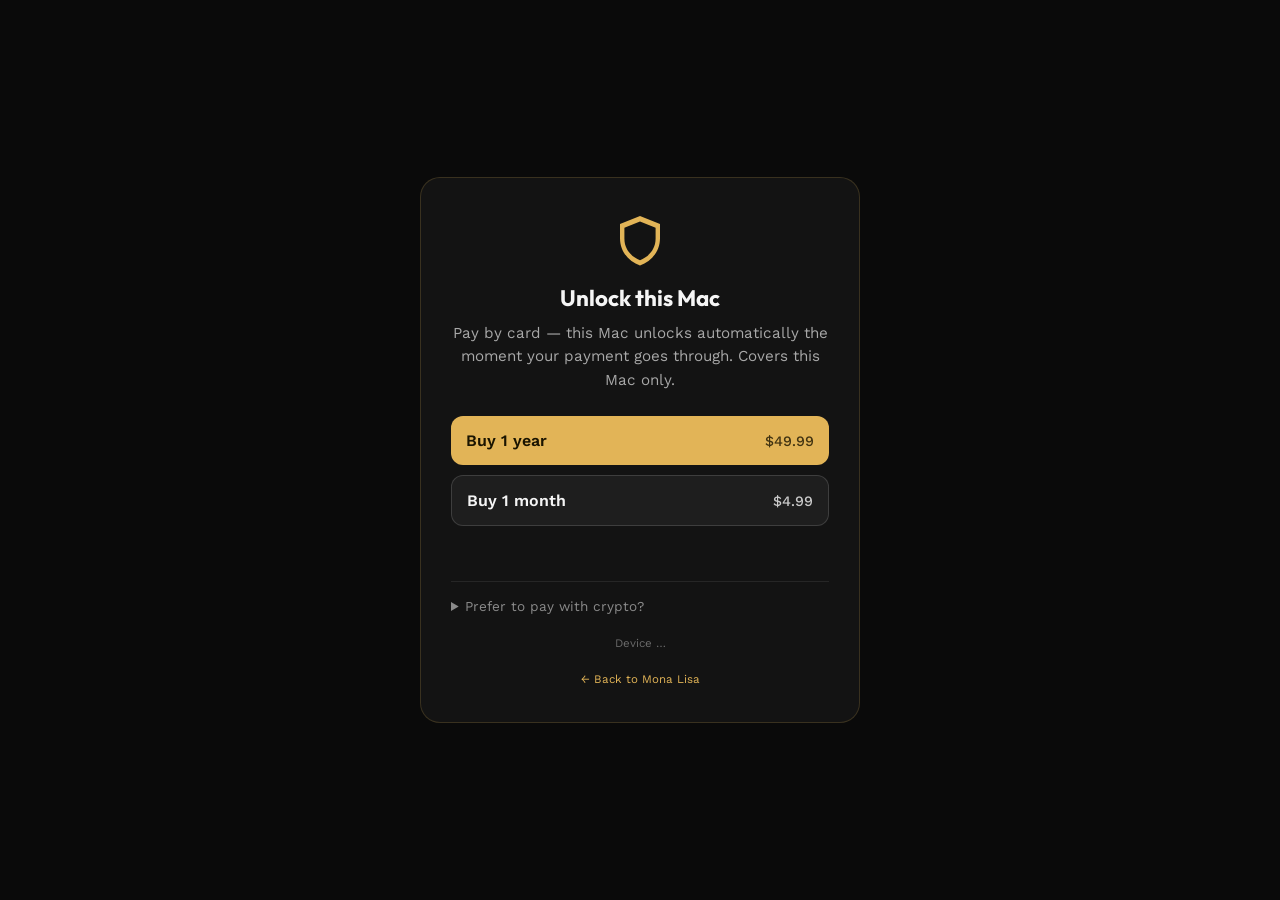
<file: activate.html>
<!DOCTYPE html>
<html lang="en">
<head>
<meta charset="UTF-8">
<meta name="viewport" content="width=device-width, initial-scale=1">
<title>Unlock this Mac — Mona Lisa</title>
<meta name="description" content="Activate Mona Lisa protection for this Mac.">
<link rel="preconnect" href="https://fonts.googleapis.com">
<link rel="preconnect" href="https://fonts.gstatic.com" crossorigin>
<link href="https://fonts.googleapis.com/css2?family=Outfit:wght@400;500;600;700&family=Work+Sans:wght@400;500;600&display=swap" rel="stylesheet">
<link rel="icon" href="data:image/svg+xml,%3Csvg xmlns='http://www.w3.org/2000/svg' viewBox='0 0 24 27'%3E%3Cpath fill-rule='evenodd' d='M12 1 L22 5 V12 C22 19 17.5 23.7 12 25.8 C6.5 23.7 2 19 2 12 V5 Z M12 3.7 L19.8 6.9 V12.3 C19.8 17.8 16.3 21.4 12 23.1 C7.7 21.4 4.2 17.8 4.2 12.3 V6.9 Z' fill='%23E2B457'/%3E%3C/svg%3E">
<style>
  :root { --gold: #E2B457; --ink: #0a0a0a; }
  * { box-sizing: border-box; margin: 0; padding: 0; }
  body { background: var(--ink); color: #f5f5f5; font-family: "Work Sans", system-ui, sans-serif;
         min-height: 100vh; display: grid; place-items: center; padding: 24px; }
  .card { width: 100%; max-width: 440px; background: #131313; border: 1px solid rgba(226,180,87,.18);
          border-radius: 20px; padding: 36px 30px; text-align: center; }
  .shield { width: 48px; height: 54px; margin: 0 auto 16px; display: block; }
  h1 { font-family: "Outfit", sans-serif; font-weight: 700; font-size: 1.4rem; }
  p.sub { color: #a8a8a8; font-size: .95rem; line-height: 1.55; margin: 10px 0 24px; }
  .buy { width: 100%; cursor: pointer; text-decoration: none; font: inherit; font-weight: 600; font-size: 1rem;
         border: none; border-radius: 12px; padding: 15px; margin-bottom: 10px; display: flex;
         justify-content: space-between; align-items: center; transition: filter .2s ease; }
  .buy.primary { background: var(--gold); color: #1a1400; }
  .buy.secondary { background: #1e1e1e; color: #f5f5f5; border: 1px solid rgba(255,255,255,.14); }
  .buy:hover { filter: brightness(1.1); }
  .buy .per { font-weight: 500; opacity: .8; font-size: .9rem; }
  .msg { margin-top: 16px; font-size: .9rem; min-height: 1.2em; line-height: 1.5; }
  .msg.err { color: #ff8a7a; } .msg.ok { color: #7ee0a0; } .msg.info { color: var(--gold); }
  details { margin-top: 22px; text-align: left; border-top: 1px solid rgba(255,255,255,.08); padding-top: 16px; }
  summary { cursor: pointer; color: #8a8a8a; font-size: .85rem; }
  .crypto { margin-top: 14px; }
  .crypto .cbtn { width: 100%; cursor: pointer; font: inherit; font-weight: 600; font-size: .95rem;
          background: #1e1e1e; color: #f5f5f5; border: 1px solid rgba(255,255,255,.14); border-radius: 10px;
          padding: 13px; margin-bottom: 9px; display: flex; justify-content: space-between; align-items: center; }
  .crypto .cbtn:disabled { opacity: .5; cursor: default; }
  .wbtn { display: block; text-decoration: none; text-align: center; font-weight: 600; font-size: .95rem; color: #f5f5f5;
          background: #1e1e1e; border: 1px solid rgba(255,255,255,.14); border-radius: 10px; padding: 13px; margin-bottom: 9px; }
  .note { font-size: .78rem; color: #7a7a7a; margin-top: 6px; }
  .foot { margin-top: 22px; font-size: .72rem; color: #6a6a6a; word-break: break-all; }
  a { color: var(--gold); text-decoration: none; }
</style>
</head>
<body>
  <div class="card">
    <svg class="shield" viewBox="0 0 24 27" aria-hidden="true">
      <path fill-rule="evenodd" d="M12 1 L22 5 V12 C22 19 17.5 23.7 12 25.8 C6.5 23.7 2 19 2 12 V5 Z M12 3.7 L19.8 6.9 V12.3 C19.8 17.8 16.3 21.4 12 23.1 C7.7 21.4 4.2 17.8 4.2 12.3 V6.9 Z" fill="#E2B457"/>
    </svg>
    <h1>Unlock this Mac</h1>
    <p class="sub">Pay by card — this Mac unlocks automatically the moment your payment goes through. Covers this Mac only.</p>

    <a class="buy primary" id="buyYear" href="#" target="_blank" rel="noopener">Buy 1 year <span class="per">$49.99</span></a>
    <a class="buy secondary" id="buyMonth" href="#" target="_blank" rel="noopener">Buy 1 month <span class="per">$4.99</span></a>

    <div class="msg" id="msg"></div>

    <details>
      <summary>Prefer to pay with crypto?</summary>
      <div class="crypto">
        <button class="cbtn" data-units="49990000">Pay with wallet — 1 year <span class="per">$49.99</span></button>
        <button class="cbtn" data-units="4990000">Pay with wallet — 1 month <span class="per">$4.99</span></button>
        <div id="wallets" style="display:none">
          <a class="wbtn" id="mmLink" href="#">Open in MetaMask</a>
          <a class="wbtn" id="cbLink" href="#">Open in Coinbase Wallet</a>
        </div>
        <p class="note">USDC on the Base network. Needs a crypto wallet.</p>
      </div>
    </details>

    <p class="foot">Device <span id="device">…</span></p>
    <p class="foot"><a href="index.html">← Back to Mona Lisa</a></p>
  </div>

  <script type="module">
    import { ethers } from "https://esm.sh/ethers@6.13.4";

    const WORKER = "https://mona-lisa-license.mona-lisa.workers.dev";
    // Card checkout goes through the Worker: it mints a Whop checkout session
    // carrying this Mac's id and redirects to Whop's hosted checkout.
    // Crypto (fallback)
    const WALLET = "0x071056FaE2fB98Fbb90e368b66e11BeeC0b0ddcc";
    const USDC   = "0x833589fCD6eDb6E08f4c7C32D4f71b54bdA02913"; // USDC on Base
    const BASE_HEX = "0x2105"; // 8453

    // Read the device id from the URL fragment (#device=…), not the query string:
    // a 64-char hex value in ?device= tripped Chrome Safe Browsing ("Dangerous
    // site"), and fragments are stripped before those URL checks. (?device= is
    // still accepted as a fallback for older links.)
    const deviceId = new URLSearchParams(location.hash.replace(/^#/, "")).get("device")
                  || new URLSearchParams(location.search).get("device");
    const msg = document.getElementById("msg");
    const set = (t, cls) => { msg.innerHTML = t; msg.className = "msg " + cls; };
    const enc = encodeURIComponent;
    document.getElementById("device").textContent = deviceId ? deviceId.slice(0, 12) : "unknown";

    // Card buy links go through the Worker (device id embedded → Whop checkout).
    document.getElementById("buyYear").href  = `${WORKER}/whop/checkout?device=${enc(deviceId || "")}&plan=year`;
    document.getElementById("buyMonth").href = `${WORKER}/whop/checkout?device=${enc(deviceId || "")}&plan=month`;

    if (!deviceId) {
      set("No device specified — open this page from the Mona Lisa app.", "err");
      document.querySelectorAll("a.buy, button").forEach(b => { b.style.pointerEvents = "none"; b.disabled = true; b.style.opacity = .5; });
    }

    function showActivated(body) {
      const when = body && body.expiresAt
        ? ` until <strong>${new Date(body.expiresAt * 1000).toLocaleDateString()}</strong>` : "";
      set(`✅ Activated — protection is on for this Mac${when}.<br>Return to Mona Lisa and click <strong>Start Watching</strong>.`, "ok");
    }

    // --- Card path: Whop tells our backend on payment; we poll until this Mac is active ---
    let polling = false;
    async function checkLicense() {
      try {
        const r = await fetch(`${WORKER}/license?device=${enc(deviceId)}`);
        if (r.ok) return await r.json().catch(() => ({}));
      } catch {}
      return null;
    }
    async function pollAfterPurchase() {
      if (polling || !deviceId) return; polling = true;
      set("After you complete payment in the checkout tab, this page unlocks automatically…", "info");
      for (let i = 0; i < 45; i++) {
        const b = await checkLicense();
        if (b) { showActivated(b); polling = false; return; }
        await new Promise(res => setTimeout(res, 4000));
      }
      set("Still waiting for the payment to arrive. If you've paid, reopen this page in a minute — it unlocks automatically.", "info");
      polling = false;
    }
    document.getElementById("buyYear").addEventListener("click", pollAfterPurchase);
    document.getElementById("buyMonth").addEventListener("click", pollAfterPurchase);
    // If this Mac is already licensed (e.g. reopened after paying), show it right away.
    if (deviceId) checkLicense().then(b => { if (b) showActivated(b); });

    // --- Crypto path (fallback) ---
    const cbtns = [...document.querySelectorAll(".cbtn")];
    const isMobile = /Android|iPhone|iPad|iPod/i.test(navigator.userAgent);
    function showWalletApps() {
      const here = location.host + location.pathname + location.hash;
      document.getElementById("mmLink").href = "https://metamask.app.link/dapp/" + here;
      document.getElementById("cbLink").href = "https://go.cb-w.com/dapp?cb_url=" + enc(location.href);
      document.getElementById("wallets").style.display = "block";
      cbtns.forEach(b => b.style.display = "none");
    }

    async function ensureBase(provider) {
      const net = await provider.getNetwork();
      if (Number(net.chainId) === 8453) return;
      try {
        await window.ethereum.request({ method: "wallet_switchEthereumChain", params: [{ chainId: BASE_HEX }] });
      } catch (e) {
        if (e && e.code === 4902) {
          await window.ethereum.request({ method: "wallet_addEthereumChain", params: [{
            chainId: BASE_HEX, chainName: "Base",
            nativeCurrency: { name: "Ether", symbol: "ETH", decimals: 18 },
            rpcUrls: ["https://mainnet.base.org"], blockExplorerUrls: ["https://basescan.org"] }] });
        } else { throw e; }
      }
    }

    async function pollCrypto(txHash) {
      for (let i = 0; i < 8; i++) {
        const r = await fetch(`${WORKER}/crypto/verify?device=${enc(deviceId)}&tx=${enc(txHash)}`);
        const body = await r.json().catch(() => ({}));
        if (r.ok && body.ok) { showActivated(body); return; }
        if (r.status !== 425 && r.status !== 404) { set(body.error || "Couldn't verify the payment.", "err"); return; }
        set("Payment sent — waiting for confirmation…", "info");
        await new Promise(res => setTimeout(res, 4000));
      }
      set("Payment sent but not confirmed yet. It'll activate shortly — reopen this page in a minute if needed.", "info");
    }

    async function payCrypto(units) {
      if (!window.ethereum) {
        if (isMobile) { showWalletApps(); return; }
        set("No wallet found in this browser. Install the MetaMask or Coinbase Wallet extension, then reload.", "err");
        return;
      }
      cbtns.forEach(b => b.disabled = true);
      try {
        const provider = new ethers.BrowserProvider(window.ethereum);
        await provider.send("eth_requestAccounts", []);
        await ensureBase(provider);
        const signer = await provider.getSigner();
        const usdc = new ethers.Contract(USDC, ["function transfer(address,uint256) returns (bool)"], signer);
        set(`Confirm the $${(Number(units) / 1e6).toFixed(2)} payment in your wallet…`, "info");
        const tx = await usdc.transfer(WALLET, BigInt(units));
        set("Payment sent — waiting for confirmation…", "info");
        await pollCrypto(tx.hash);
      } catch (e) {
        const m = (e && (e.shortMessage || e.message)) || "";
        set(/reject|denied|4001/i.test(m) ? "Payment cancelled." : ("Couldn't complete payment. " + m), "err");
      } finally {
        cbtns.forEach(b => b.disabled = false);
      }
    }

    cbtns.forEach(b => b.addEventListener("click", () => payCrypto(b.dataset.units)));
  </script>
</body>
</html>
</file>
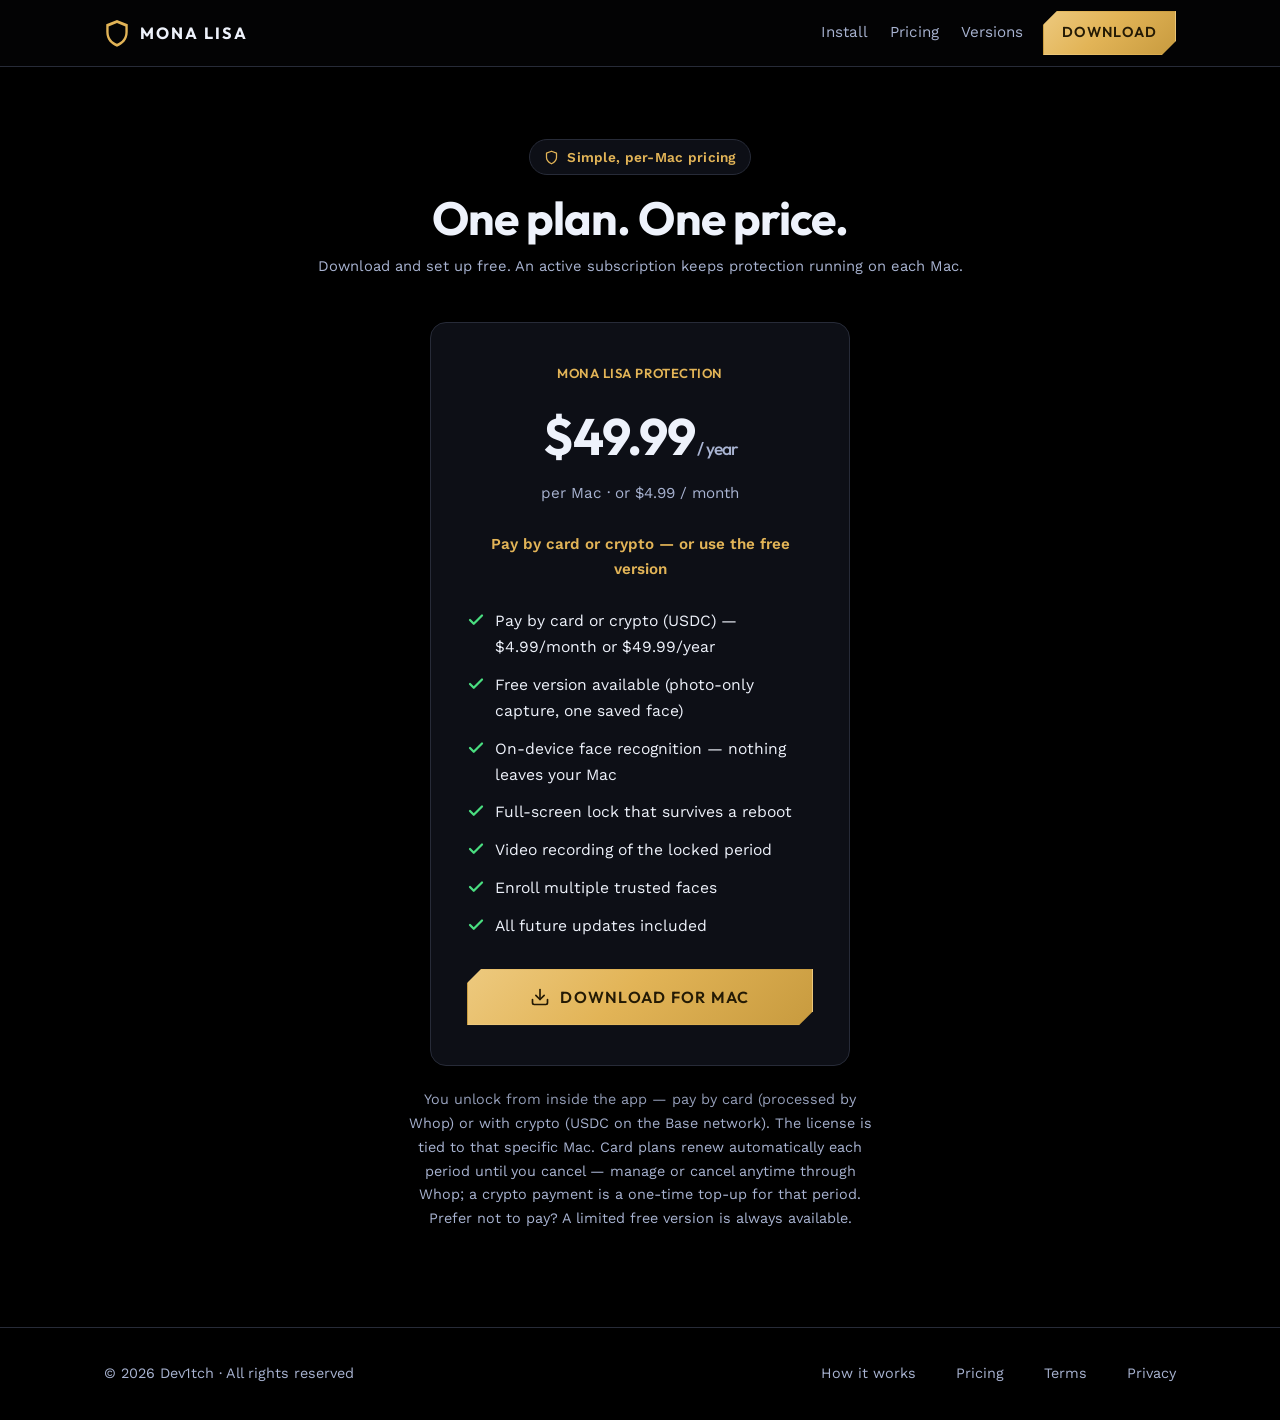
<file: pricing.html>
<!DOCTYPE html>
<html lang="en">
<head>
<meta charset="UTF-8">
<meta name="viewport" content="width=device-width, initial-scale=1">
<title>Pricing — Mona Lisa</title>
<meta name="description" content="Mona Lisa Protection: $4.99/month or $49.99/year per Mac, by card or crypto. Download and set up free.">
<link rel="preconnect" href="https://fonts.googleapis.com">
<link rel="preconnect" href="https://fonts.gstatic.com" crossorigin>
<link href="https://fonts.googleapis.com/css2?family=Outfit:wght@400;500;600;700&family=Work+Sans:wght@400;500;600&display=swap" rel="stylesheet">
<link rel="stylesheet" href="styles.css">
<link rel="icon" href="data:image/svg+xml,%3Csvg xmlns='http://www.w3.org/2000/svg' viewBox='0 0 24 27'%3E%3Cpath fill-rule='evenodd' d='M12 1 L22 5 V12 C22 19 17.5 23.7 12 25.8 C6.5 23.7 2 19 2 12 V5 Z M12 3.7 L19.8 6.9 V12.3 C19.8 17.8 16.3 21.4 12 23.1 C7.7 21.4 4.2 17.8 4.2 12.3 V6.9 Z' fill='%23E2B457'/%3E%3C/svg%3E">
</head>
<body>

<header class="subnav">
  <div class="container subnav-inner">
    <a class="brand" href="index.html">
      <svg viewBox="0 0 24 27" aria-hidden="true"><path fill-rule="evenodd" d="M12 1 L22 5 V12 C22 19 17.5 23.7 12 25.8 C6.5 23.7 2 19 2 12 V5 Z M12 3.7 L19.8 6.9 V12.3 C19.8 17.8 16.3 21.4 12 23.1 C7.7 21.4 4.2 17.8 4.2 12.3 V6.9 Z" fill="#E2B457"/></svg>
      <span>Mona&nbsp;Lisa</span>
    </a>
    <nav class="subnav-links" aria-label="Sub navigation">
      <a href="index.html#install">Install</a>
      <a href="pricing.html">Pricing</a>
      <a href="index.html#versions">Versions</a>
    </nav>
    <a class="btn btn-gold btn-sm" href="https://github.com/5w7Tch/5w7tch.github.io/releases/latest/download/MonaLisa.dmg">Download</a>
  </div>
</header>

<main class="page">
  <div class="container" style="text-align:center">
    <p class="eyebrow" style="display:inline-flex">
      <svg viewBox="0 0 24 24" fill="none" stroke="currentColor" stroke-width="2" stroke-linecap="round" stroke-linejoin="round" aria-hidden="true"><path d="M12 22s8-4 8-10V5l-8-3-8 3v7c0 6 8 10 8 10z"/></svg>
      Simple, per-Mac pricing
    </p>
    <h1>One plan. One price.</h1>
    <p class="updated">Download and set up free. An active subscription keeps protection running on each Mac.</p>

    <div class="pricing-wrap">
      <div class="price-card">
        <p class="plan-name">Mona Lisa Protection</p>
        <p class="price">$49.99<span>&nbsp;/ year</span></p>
        <p class="per-device">per Mac · or $4.99 / month</p>
        <p class="per-device" style="color:#E2B457;font-weight:600;">Pay by card or crypto — or use the free version</p>
        <ul>
          <li><svg viewBox="0 0 24 24" fill="none" stroke="currentColor" stroke-width="3" stroke-linecap="round" stroke-linejoin="round"><polyline points="20 6 9 17 4 12"/></svg> Pay by card or crypto (USDC) — $4.99/month or $49.99/year</li>
          <li><svg viewBox="0 0 24 24" fill="none" stroke="currentColor" stroke-width="3" stroke-linecap="round" stroke-linejoin="round"><polyline points="20 6 9 17 4 12"/></svg> Free version available (photo-only capture, one saved face)</li>
          <li><svg viewBox="0 0 24 24" fill="none" stroke="currentColor" stroke-width="3" stroke-linecap="round" stroke-linejoin="round"><polyline points="20 6 9 17 4 12"/></svg> On-device face recognition — nothing leaves your Mac</li>
          <li><svg viewBox="0 0 24 24" fill="none" stroke="currentColor" stroke-width="3" stroke-linecap="round" stroke-linejoin="round"><polyline points="20 6 9 17 4 12"/></svg> Full-screen lock that survives a reboot</li>
          <li><svg viewBox="0 0 24 24" fill="none" stroke="currentColor" stroke-width="3" stroke-linecap="round" stroke-linejoin="round"><polyline points="20 6 9 17 4 12"/></svg> Video recording of the locked period</li>
          <li><svg viewBox="0 0 24 24" fill="none" stroke="currentColor" stroke-width="3" stroke-linecap="round" stroke-linejoin="round"><polyline points="20 6 9 17 4 12"/></svg> Enroll multiple trusted faces</li>
          <li><svg viewBox="0 0 24 24" fill="none" stroke="currentColor" stroke-width="3" stroke-linecap="round" stroke-linejoin="round"><polyline points="20 6 9 17 4 12"/></svg> All future updates included</li>
        </ul>
        <a class="btn btn-gold" href="https://github.com/5w7Tch/5w7tch.github.io/releases/latest/download/MonaLisa.dmg">
          <svg viewBox="0 0 24 24" fill="none" stroke="currentColor" stroke-width="2" stroke-linecap="round" stroke-linejoin="round" aria-hidden="true"><path d="M21 15v4a2 2 0 0 1-2 2H5a2 2 0 0 1-2-2v-4"/><polyline points="7 10 12 15 17 10"/><line x1="12" y1="15" x2="12" y2="3"/></svg>
          Download for&nbsp;Mac
        </a>
      </div>
    </div>

    <p class="price-note">You unlock from inside the app — pay by card (processed by Whop) or with crypto (USDC on the Base network). The license is tied to that specific Mac. Card plans renew automatically each period until you cancel — manage or cancel anytime through Whop; a crypto payment is a one-time top-up for that period. Prefer not to pay? A limited free version is always available.</p>
  </div>
</main>

<footer class="footer">
  <div class="container footer-grid">
    <p>© <span id="year">2026</span> Dev1tch · All rights reserved</p>
    <nav aria-label="Footer">
      <a href="index.html#how">How it works</a>
      <a href="pricing.html">Pricing</a>
      <a href="terms.html">Terms</a>
      <a href="privacy.html">Privacy</a>
    </nav>
  </div>
</footer>
<script>document.getElementById("year").textContent = new Date().getFullYear();</script>
</body>
</html>
</file>
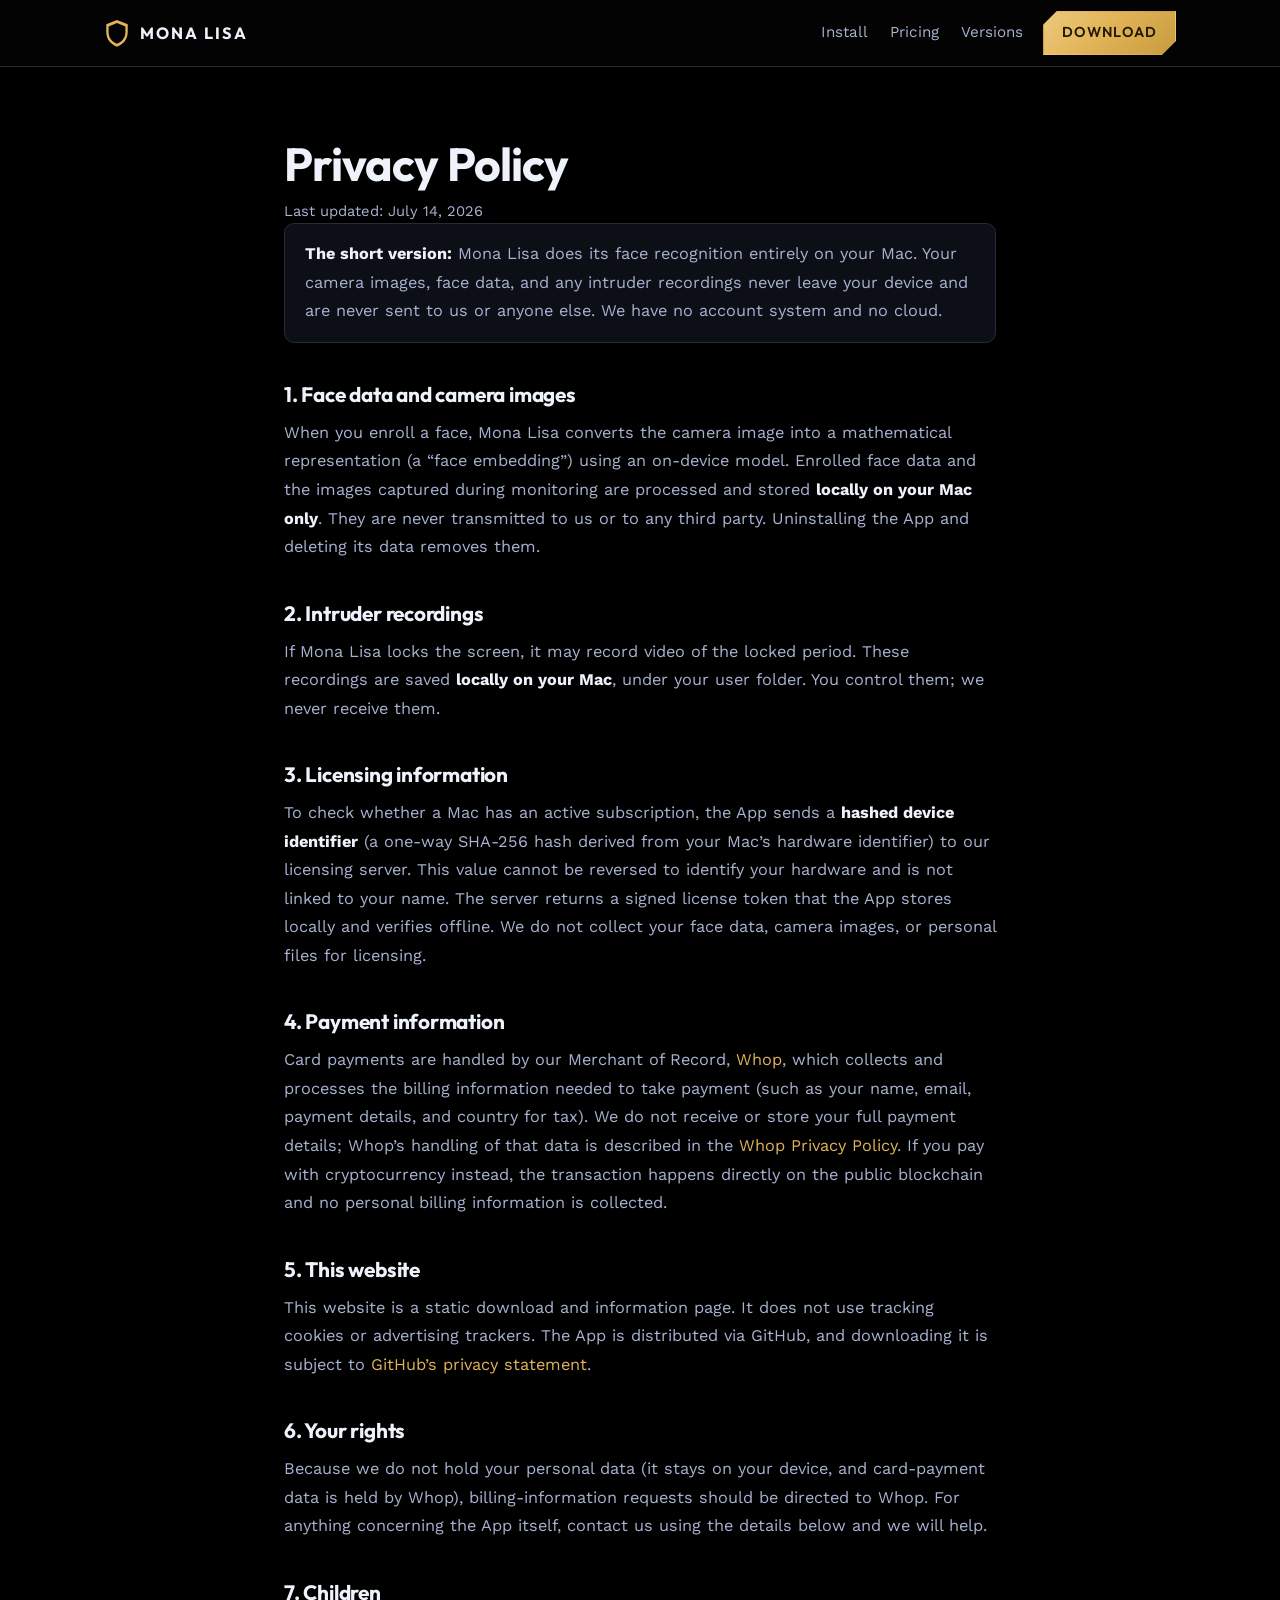
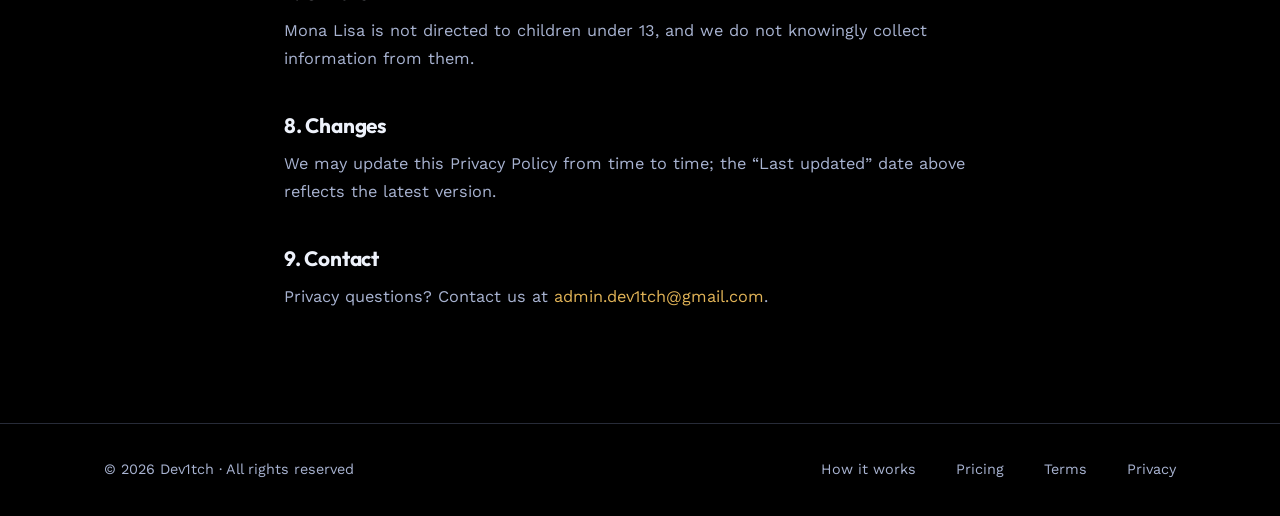
<file: privacy.html>
<!DOCTYPE html>
<html lang="en">
<head>
<meta charset="UTF-8">
<meta name="viewport" content="width=device-width, initial-scale=1">
<title>Privacy Policy — Mona Lisa</title>
<meta name="description" content="Privacy Policy for Mona Lisa. Face recognition runs entirely on your Mac — your face data never leaves your device.">
<link rel="preconnect" href="https://fonts.googleapis.com">
<link rel="preconnect" href="https://fonts.gstatic.com" crossorigin>
<link href="https://fonts.googleapis.com/css2?family=Outfit:wght@400;500;600;700&family=Work+Sans:wght@400;500;600&display=swap" rel="stylesheet">
<link rel="stylesheet" href="styles.css">
<link rel="icon" href="data:image/svg+xml,%3Csvg xmlns='http://www.w3.org/2000/svg' viewBox='0 0 24 27'%3E%3Cpath fill-rule='evenodd' d='M12 1 L22 5 V12 C22 19 17.5 23.7 12 25.8 C6.5 23.7 2 19 2 12 V5 Z M12 3.7 L19.8 6.9 V12.3 C19.8 17.8 16.3 21.4 12 23.1 C7.7 21.4 4.2 17.8 4.2 12.3 V6.9 Z' fill='%23E2B457'/%3E%3C/svg%3E">
</head>
<body>

<header class="subnav">
  <div class="container subnav-inner">
    <a class="brand" href="index.html">
      <svg viewBox="0 0 24 27" aria-hidden="true"><path fill-rule="evenodd" d="M12 1 L22 5 V12 C22 19 17.5 23.7 12 25.8 C6.5 23.7 2 19 2 12 V5 Z M12 3.7 L19.8 6.9 V12.3 C19.8 17.8 16.3 21.4 12 23.1 C7.7 21.4 4.2 17.8 4.2 12.3 V6.9 Z" fill="#E2B457"/></svg>
      <span>Mona&nbsp;Lisa</span>
    </a>
    <nav class="subnav-links" aria-label="Sub navigation">
      <a href="index.html#install">Install</a>
      <a href="pricing.html">Pricing</a>
      <a href="index.html#versions">Versions</a>
    </nav>
    <a class="btn btn-gold btn-sm" href="https://github.com/5w7Tch/5w7tch.github.io/releases/latest/download/MonaLisa.dmg">Download</a>
  </div>
</header>

<main class="page">
  <div class="container page-narrow">
    <h1>Privacy Policy</h1>
    <p class="updated">Last updated: July 14, 2026</p>

    <div class="legal">
      <p class="callout"><strong>The short version:</strong> Mona Lisa does its face recognition entirely on your Mac. Your camera images, face data, and any intruder recordings never leave your device and are never sent to us or anyone else. We have no account system and no cloud.</p>

      <h2>1. Face data and camera images</h2>
      <p>When you enroll a face, Mona Lisa converts the camera image into a mathematical representation (a “face embedding”) using an on-device model. Enrolled face data and the images captured during monitoring are processed and stored <strong>locally on your Mac only</strong>. They are never transmitted to us or to any third party. Uninstalling the App and deleting its data removes them.</p>

      <h2>2. Intruder recordings</h2>
      <p>If Mona Lisa locks the screen, it may record video of the locked period. These recordings are saved <strong>locally on your Mac</strong>, under your user folder. You control them; we never receive them.</p>

      <h2>3. Licensing information</h2>
      <p>To check whether a Mac has an active subscription, the App sends a <strong>hashed device identifier</strong> (a one-way SHA-256 hash derived from your Mac’s hardware identifier) to our licensing server. This value cannot be reversed to identify your hardware and is not linked to your name. The server returns a signed license token that the App stores locally and verifies offline. We do not collect your face data, camera images, or personal files for licensing.</p>

      <h2>4. Payment information</h2>
      <p>Card payments are handled by our Merchant of Record, <a href="https://whop.com/" target="_blank" rel="noopener">Whop</a>, which collects and processes the billing information needed to take payment (such as your name, email, payment details, and country for tax). We do not receive or store your full payment details; Whop’s handling of that data is described in the <a href="https://whop.com/privacy/" target="_blank" rel="noopener">Whop Privacy Policy</a>. If you pay with cryptocurrency instead, the transaction happens directly on the public blockchain and no personal billing information is collected.</p>

      <h2>5. This website</h2>
      <p>This website is a static download and information page. It does not use tracking cookies or advertising trackers. The App is distributed via GitHub, and downloading it is subject to <a href="https://docs.github.com/site-policy/privacy-policies/github-general-privacy-statement" target="_blank" rel="noopener">GitHub’s privacy statement</a>.</p>

      <h2>6. Your rights</h2>
      <p>Because we do not hold your personal data (it stays on your device, and card-payment data is held by Whop), billing-information requests should be directed to Whop. For anything concerning the App itself, contact us using the details below and we will help.</p>

      <h2>7. Children</h2>
      <p>Mona Lisa is not directed to children under 13, and we do not knowingly collect information from them.</p>

      <h2>8. Changes</h2>
      <p>We may update this Privacy Policy from time to time; the “Last updated” date above reflects the latest version.</p>

      <h2>9. Contact</h2>
      <p>Privacy questions? Contact us at <a href="mailto:admin.dev1tch@gmail.com">admin.dev1tch@gmail.com</a>.</p>
    </div>
  </div>
</main>

<footer class="footer">
  <div class="container footer-grid">
    <p>© <span id="year">2026</span> Dev1tch · All rights reserved</p>
    <nav aria-label="Footer">
      <a href="index.html#how">How it works</a>
      <a href="pricing.html">Pricing</a>
      <a href="terms.html">Terms</a>
      <a href="privacy.html">Privacy</a>
    </nav>
  </div>
</footer>
<script>document.getElementById("year").textContent = new Date().getFullYear();</script>
</body>
</html>
</file>
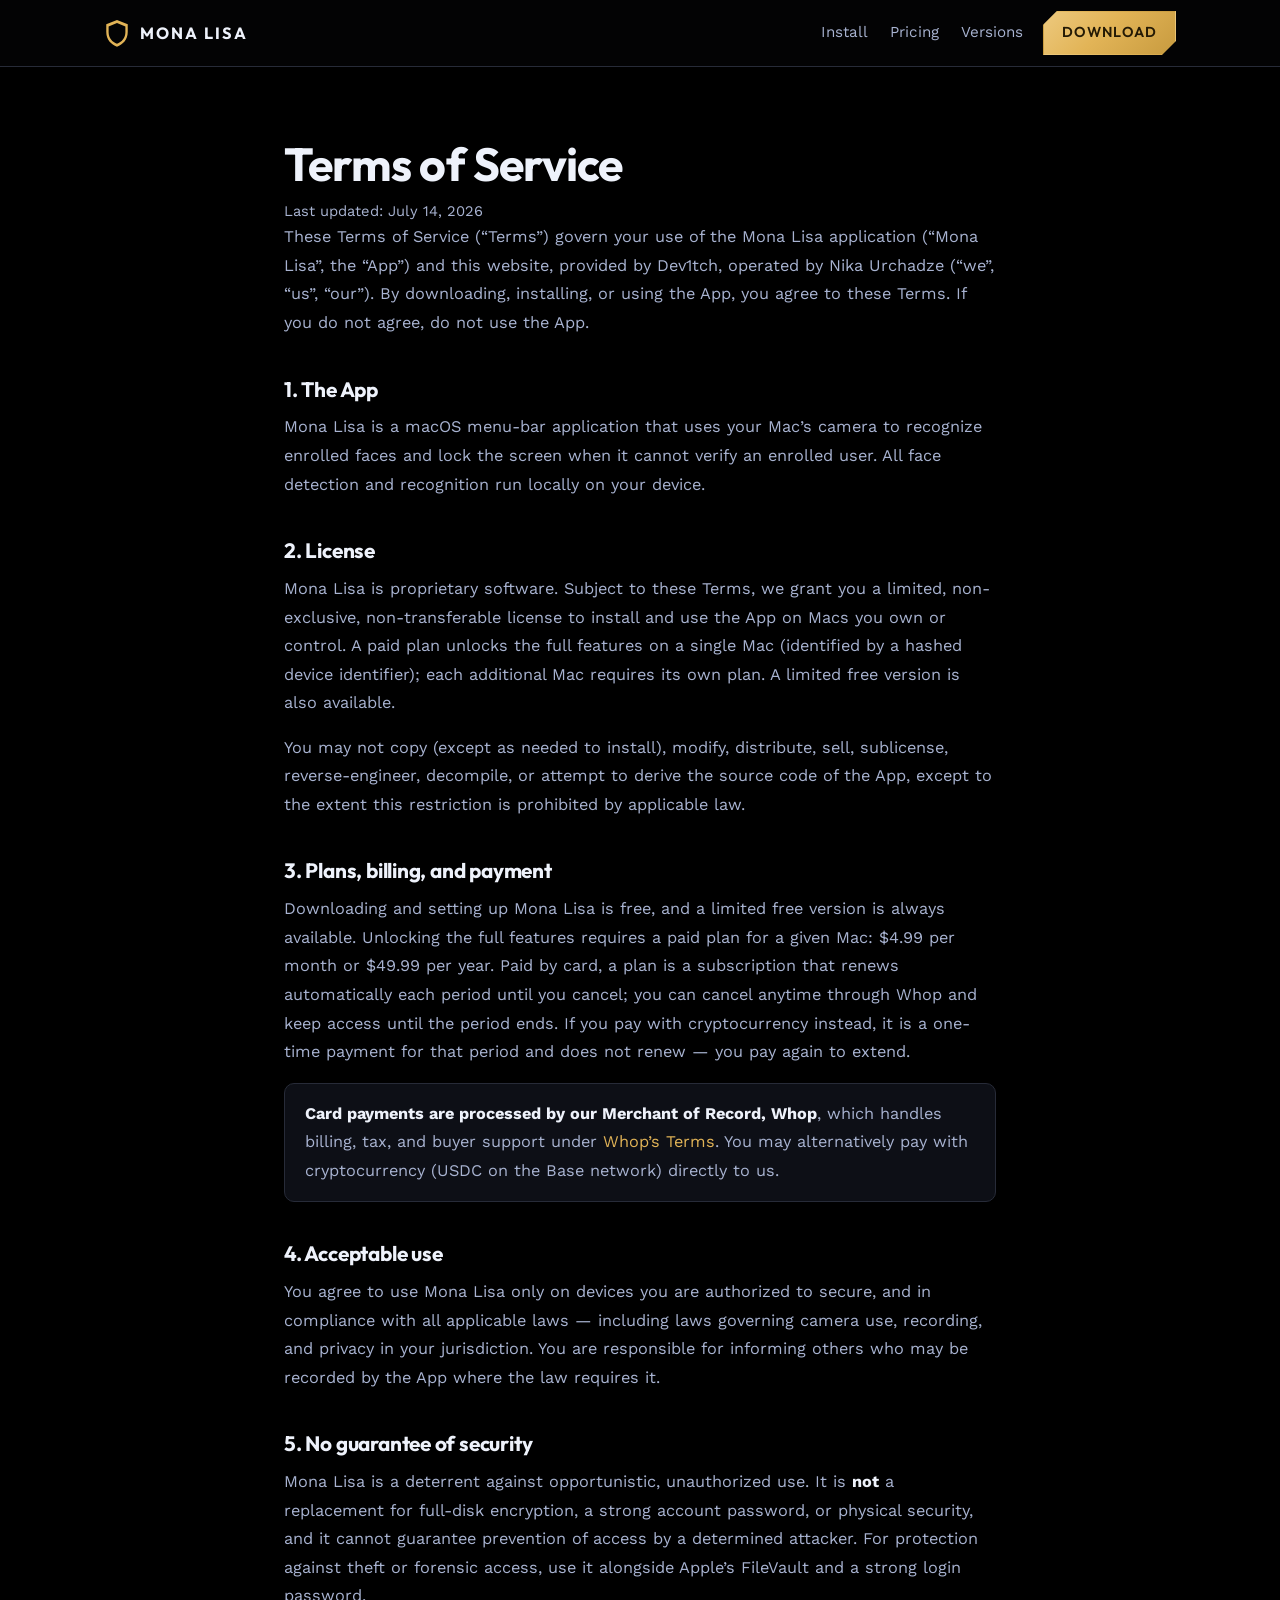
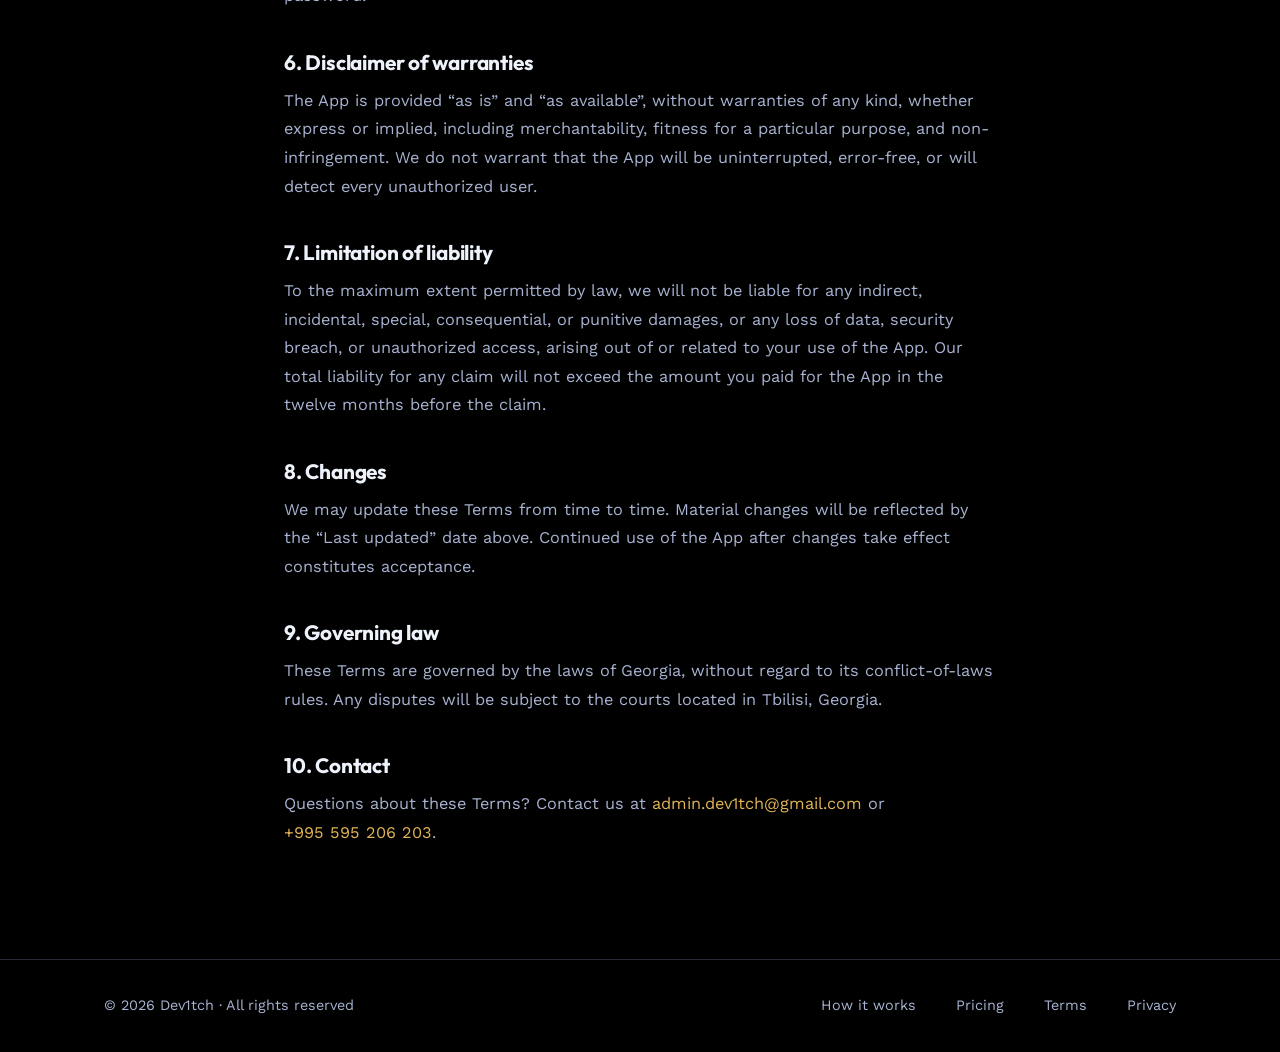
<file: terms.html>
<!DOCTYPE html>
<html lang="en">
<head>
<meta charset="UTF-8">
<meta name="viewport" content="width=device-width, initial-scale=1">
<title>Terms of Service — Mona Lisa</title>
<meta name="description" content="Terms of Service for Mona Lisa, a macOS face-recognition security app.">
<link rel="preconnect" href="https://fonts.googleapis.com">
<link rel="preconnect" href="https://fonts.gstatic.com" crossorigin>
<link href="https://fonts.googleapis.com/css2?family=Outfit:wght@400;500;600;700&family=Work+Sans:wght@400;500;600&display=swap" rel="stylesheet">
<link rel="stylesheet" href="styles.css">
<link rel="icon" href="data:image/svg+xml,%3Csvg xmlns='http://www.w3.org/2000/svg' viewBox='0 0 24 27'%3E%3Cpath fill-rule='evenodd' d='M12 1 L22 5 V12 C22 19 17.5 23.7 12 25.8 C6.5 23.7 2 19 2 12 V5 Z M12 3.7 L19.8 6.9 V12.3 C19.8 17.8 16.3 21.4 12 23.1 C7.7 21.4 4.2 17.8 4.2 12.3 V6.9 Z' fill='%23E2B457'/%3E%3C/svg%3E">
</head>
<body>

<header class="subnav">
  <div class="container subnav-inner">
    <a class="brand" href="index.html">
      <svg viewBox="0 0 24 27" aria-hidden="true"><path fill-rule="evenodd" d="M12 1 L22 5 V12 C22 19 17.5 23.7 12 25.8 C6.5 23.7 2 19 2 12 V5 Z M12 3.7 L19.8 6.9 V12.3 C19.8 17.8 16.3 21.4 12 23.1 C7.7 21.4 4.2 17.8 4.2 12.3 V6.9 Z" fill="#E2B457"/></svg>
      <span>Mona&nbsp;Lisa</span>
    </a>
    <nav class="subnav-links" aria-label="Sub navigation">
      <a href="index.html#install">Install</a>
      <a href="pricing.html">Pricing</a>
      <a href="index.html#versions">Versions</a>
    </nav>
    <a class="btn btn-gold btn-sm" href="https://github.com/5w7Tch/5w7tch.github.io/releases/latest/download/MonaLisa.dmg">Download</a>
  </div>
</header>

<main class="page">
  <div class="container page-narrow">
    <h1>Terms of Service</h1>
    <p class="updated">Last updated: July 14, 2026</p>

    <div class="legal">
      <p>These Terms of Service (“Terms”) govern your use of the Mona Lisa application (“Mona Lisa”, the “App”) and this website, provided by Dev1tch, operated by Nika Urchadze (“we”, “us”, “our”). By downloading, installing, or using the App, you agree to these Terms. If you do not agree, do not use the App.</p>

      <h2>1. The App</h2>
      <p>Mona Lisa is a macOS menu-bar application that uses your Mac’s camera to recognize enrolled faces and lock the screen when it cannot verify an enrolled user. All face detection and recognition run locally on your device.</p>

      <h2>2. License</h2>
      <p>Mona Lisa is proprietary software. Subject to these Terms, we grant you a limited, non-exclusive, non-transferable license to install and use the App on Macs you own or control. A paid plan unlocks the full features on a single Mac (identified by a hashed device identifier); each additional Mac requires its own plan. A limited free version is also available.</p>
      <p>You may not copy (except as needed to install), modify, distribute, sell, sublicense, reverse-engineer, decompile, or attempt to derive the source code of the App, except to the extent this restriction is prohibited by applicable law.</p>

      <h2>3. Plans, billing, and payment</h2>
      <p>Downloading and setting up Mona Lisa is free, and a limited free version is always available. Unlocking the full features requires a paid plan for a given Mac: $4.99 per month or $49.99 per year. Paid by card, a plan is a subscription that renews automatically each period until you cancel; you can cancel anytime through Whop and keep access until the period ends. If you pay with cryptocurrency instead, it is a one-time payment for that period and does not renew — you pay again to extend.</p>
      <p class="callout"><strong>Card payments are processed by our Merchant of Record, Whop</strong>, which handles billing, tax, and buyer support under <a href="https://whop.com/terms-of-service/" target="_blank" rel="noopener">Whop’s Terms</a>. You may alternatively pay with cryptocurrency (USDC on the Base network) directly to us.</p>

      <h2>4. Acceptable use</h2>
      <p>You agree to use Mona Lisa only on devices you are authorized to secure, and in compliance with all applicable laws — including laws governing camera use, recording, and privacy in your jurisdiction. You are responsible for informing others who may be recorded by the App where the law requires it.</p>

      <h2>5. No guarantee of security</h2>
      <p>Mona Lisa is a deterrent against opportunistic, unauthorized use. It is <strong>not</strong> a replacement for full-disk encryption, a strong account password, or physical security, and it cannot guarantee prevention of access by a determined attacker. For protection against theft or forensic access, use it alongside Apple’s FileVault and a strong login password.</p>

      <h2>6. Disclaimer of warranties</h2>
      <p>The App is provided “as is” and “as available”, without warranties of any kind, whether express or implied, including merchantability, fitness for a particular purpose, and non-infringement. We do not warrant that the App will be uninterrupted, error-free, or will detect every unauthorized user.</p>

      <h2>7. Limitation of liability</h2>
      <p>To the maximum extent permitted by law, we will not be liable for any indirect, incidental, special, consequential, or punitive damages, or any loss of data, security breach, or unauthorized access, arising out of or related to your use of the App. Our total liability for any claim will not exceed the amount you paid for the App in the twelve months before the claim.</p>

      <h2>8. Changes</h2>
      <p>We may update these Terms from time to time. Material changes will be reflected by the “Last updated” date above. Continued use of the App after changes take effect constitutes acceptance.</p>

      <h2>9. Governing law</h2>
      <p>These Terms are governed by the laws of Georgia, without regard to its conflict-of-laws rules. Any disputes will be subject to the courts located in Tbilisi, Georgia.</p>

      <h2>10. Contact</h2>
      <p>Questions about these Terms? Contact us at <a href="mailto:admin.dev1tch@gmail.com">admin.dev1tch@gmail.com</a> or <a href="tel:+995595206203">+995&nbsp;595&nbsp;206&nbsp;203</a>.</p>
    </div>
  </div>
</main>

<footer class="footer">
  <div class="container footer-grid">
    <p>© <span id="year">2026</span> Dev1tch · All rights reserved</p>
    <nav aria-label="Footer">
      <a href="index.html#how">How it works</a>
      <a href="pricing.html">Pricing</a>
      <a href="terms.html">Terms</a>
      <a href="privacy.html">Privacy</a>
    </nav>
  </div>
</footer>
<script>document.getElementById("year").textContent = new Date().getFullYear();</script>
</body>
</html>
</file>
<file: styles.css>
/* ============================================================
   Mona Lisa — download page
   Dark slate + renaissance gold. Outfit (headings) / Work Sans (body).
   ============================================================ */

:root {
  --bg: #000000;
  --surface: #0D0F16;
  --surface-2: #161923;
  --border: #272B38;
  --text: #EEF2FB;
  --text-muted: #A8B3D1;
  --gold: #E2B457;
  --gold-strong: #C89B3F;
  --gold-ink: #241A05;
  --green: #4ADE80;
  --red: #F87171;
  --radius: 16px;
  --radius-sm: 10px;
  --shadow: 0 20px 50px rgba(0, 0, 0, .45);
  --font-head: "Outfit", system-ui, -apple-system, sans-serif;
  --font-body: "Work Sans", system-ui, -apple-system, sans-serif;
}

* { margin: 0; padding: 0; box-sizing: border-box; }

html { scroll-behavior: smooth; scroll-padding-top: 96px; }

body {
  background: var(--bg);
  color: var(--text);
  font-family: var(--font-body);
  font-size: 17px;
  line-height: 1.65;
  -webkit-font-smoothing: antialiased;
  /* slide-in reveals overshoot the viewport edges */
  overflow-x: hidden;
}

h1, h2, h3 { font-family: var(--font-head); line-height: 1.15; letter-spacing: -.01em; }

a { color: var(--gold); text-decoration: none; }
a:hover { text-decoration: underline; }

code {
  font-family: ui-monospace, "SF Mono", Menlo, monospace;
  font-size: .88em;
  background: var(--surface-2);
  border: 1px solid var(--border);
  border-radius: 6px;
  padding: .12em .4em;
}

.container { max-width: 1120px; margin: 0 auto; padding: 0 24px; }

/* ---------- focus visibility ---------- */
a:focus-visible, button:focus-visible, summary:focus-visible {
  outline: 2px solid var(--gold);
  outline-offset: 3px;
  border-radius: 4px;
}

/* ============================ NAV ============================ */
.nav-wrap {
  position: fixed;
  top: 0; left: 0; right: 0;
  z-index: 50;
  display: flex;
  justify-content: center;
  background: rgba(4, 4, 5, .72);
  backdrop-filter: blur(16px);
  -webkit-backdrop-filter: blur(16px);
}

.nav {
  display: flex;
  align-items: center;
  gap: 34px;
  width: 100%;
  max-width: 1240px;
  padding: 14px 28px;
}

.brand {
  display: flex;
  align-items: center;
  gap: 10px;
  font-family: var(--font-head);
  font-weight: 700;
  font-size: 1.02rem;
  letter-spacing: .12em;
  text-transform: uppercase;
  color: var(--text);
}
.brand:hover { text-decoration: none; }
.brand { perspective: 220px; }

/* solid 3D logo shield: face + edge layers stacked along Z */
.brand-shield {
  position: relative;
  width: 26px;
  height: 29px;
  transform-style: preserve-3d;
  animation: brand-spin 6s linear infinite;
}
.brand-face {
  position: absolute;
  inset: 0;
  width: 100%;
  height: 100%;
  /* per-face (not on the 3D parent — filters would flatten it) */
  filter: drop-shadow(0 0 5px rgba(226, 180, 87, .4));
}
.brand-front { transform: translateZ(3px); }
.brand-back  { transform: translateZ(-3px); }
/* injected edge layers carry no glow — only the faces do */
.brand-face.brand-edge { filter: none; }
@keyframes brand-spin {
  from { transform: rotateY(0deg); }
  to   { transform: rotateY(360deg); }
}

.nav-links {
  display: flex;
  gap: 30px;
  margin-left: auto;
}
.nav-links a {
  position: relative;
  color: var(--text-muted);
  font-family: var(--font-head);
  font-size: .78rem;
  font-weight: 600;
  letter-spacing: .16em;
  text-transform: uppercase;
  padding: 6px 2px;
  transition: color .2s;
}
.nav-links a::after {
  content: "";
  position: absolute;
  left: 0; right: 0; bottom: 0;
  height: 2px;
  background: linear-gradient(90deg, var(--gold), rgba(226, 180, 87, 0));
  transform: scaleX(0);
  transform-origin: left;
  transition: transform .25s ease;
}
.nav-links a:hover { color: var(--text); text-decoration: none; }
.nav-links a:hover::after { transform: scaleX(1); }

/* scroll-spy: the tab for the section in view gets a neon underline */
.nav-links a.active { color: var(--text); }
.nav-links a.active::after {
  transform: scaleX(1);
  background: var(--gold);
  box-shadow: 0 0 8px rgba(226, 180, 87, .95), 0 0 18px rgba(226, 180, 87, .55);
}

/* compact download button in the bar */
.nav .btn {
  font-size: .78rem;
  letter-spacing: .12em;
  clip-path: polygon(10px 0, 100% 0, 100% calc(100% - 10px), calc(100% - 10px) 100%, 0 100%, 0 10px);
}

/* ============================ BUTTONS ============================ */
.btn {
  display: inline-flex;
  align-items: center;
  gap: 10px;
  padding: 14px 26px;
  border-radius: 999px;
  font-family: var(--font-head);
  font-weight: 600;
  font-size: 1rem;
  border: 1px solid transparent;
  cursor: pointer;
  transition: background-color .2s, border-color .2s, box-shadow .2s;
  white-space: nowrap;
}
.btn:hover { text-decoration: none; }
.btn svg { width: 20px; height: 20px; flex-shrink: 0; }

/* modern HUD-style download button: notched corners, neon glow, shine sweep */
.btn-gold {
  position: relative;
  overflow: hidden;
  border-radius: 0;
  clip-path: polygon(14px 0, 100% 0, 100% calc(100% - 14px), calc(100% - 14px) 100%, 0 100%, 0 14px);
  background: linear-gradient(135deg, #EDC97E, var(--gold) 45%, var(--gold-strong));
  color: var(--gold-ink);
  text-transform: uppercase;
  letter-spacing: .08em;
  filter: drop-shadow(0 0 12px rgba(226, 180, 87, .35));
  transition: filter .2s;
}
.btn-gold::after {
  content: "";
  position: absolute;
  top: 0; bottom: 0; left: -60%;
  width: 40%;
  background: linear-gradient(105deg, transparent, rgba(255, 255, 255, .55), transparent);
  transform: skewX(-20deg);
  transition: left .45s ease;
}
.btn-gold:hover { filter: drop-shadow(0 0 22px rgba(226, 180, 87, .65)); }
.btn-gold:hover::after { left: 120%; }

.btn-ghost {
  background: transparent;
  color: var(--text);
  border-color: var(--border);
}
.btn-ghost:hover { background: var(--surface); border-color: #354370; }

.btn-outline {
  background: transparent;
  color: var(--gold);
  border-color: var(--gold-strong);
}
.btn-outline:hover { background: rgba(226, 180, 87, .1); }

.btn-sm { padding: 9px 18px; font-size: .9rem; }
.btn-sm svg { width: 16px; height: 16px; }

/* ============================ HERO ============================ */
.hero { padding: 170px 0 90px; overflow: hidden; }

/* Desktop: the hero is a pinned stage — scrolling through its extra height
   drives the left/right split instead of moving the page. */
@media (min-width: 961px) {
  .hero { height: 230vh; padding: 0; overflow: visible; }
  .hero-pin {
    position: sticky;
    top: 0;
    height: 100vh;
    display: flex;
    align-items: center;
    overflow: hidden;
  }
  .hero-pin .container { width: 100%; }
}

.hero-grid {
  display: grid;
  grid-template-columns: 1.1fr .9fr;
  gap: 56px;
  align-items: center;
}

.eyebrow {
  display: inline-flex;
  align-items: center;
  gap: 8px;
  padding: 6px 14px;
  border: 1px solid var(--border);
  border-radius: 999px;
  background: var(--surface);
  color: var(--gold);
  font-size: .85rem;
  font-weight: 600;
  letter-spacing: .02em;
  margin-bottom: 26px;
}
.eyebrow svg { width: 15px; height: 15px; }

.hero h1 {
  font-size: clamp(2.4rem, 5vw, 3.6rem);
  font-weight: 700;
  margin-bottom: 22px;
}

.lede {
  font-size: 1.15rem;
  color: var(--text-muted);
  max-width: 54ch;
  margin-bottom: 34px;
}
.lede strong, .lede em { color: var(--text); }

.cta-row { display: flex; flex-wrap: wrap; gap: 14px; }
.cta-center { justify-content: center; }

.hero-meta {
  display: flex;
  flex-wrap: wrap;
  gap: 8px 24px;
  list-style: none;
  margin-top: 28px;
  color: var(--text-muted);
  font-size: .9rem;
}
.hero-meta li { display: flex; align-items: center; gap: 8px; }
.hero-meta li::before {
  content: "";
  width: 5px; height: 5px;
  border-radius: 50%;
  background: var(--gold);
}

/* ---------- hero illustration ---------- */
.hero-art { display: flex; justify-content: center; }

.portrait-card {
  position: relative;
  border-radius: 22px;
  border: 1px solid var(--border);
  background: var(--surface);
  padding: 14px;
  box-shadow: var(--shadow);
  transform: rotate(1.5deg);
}

.portrait { display: block; width: min(320px, 70vw); height: auto; border-radius: 14px; }

.scan-beam { animation: scan 4.4s ease-in-out infinite; }
@keyframes scan {
  0%, 100% { transform: translateY(0); }
  50%      { transform: translateY(196px); }
}

.scan-frame { animation: frame-pulse 4.4s ease-in-out infinite; }
@keyframes frame-pulse {
  0%, 100% { opacity: .6; }
  50%      { opacity: 1; }
}

.node { animation: node-pulse 4.4s ease-in-out infinite; }
.node:nth-child(3n)   { animation-delay: .7s; }
.node:nth-child(3n+1) { animation-delay: 1.5s; }
.node:nth-child(4n)   { animation-delay: 2.3s; }
@keyframes node-pulse {
  0%, 100% { opacity: .45; }
  50%      { opacity: 1; }
}

.chip {
  position: absolute;
  display: flex;
  align-items: center;
  gap: 8px;
  padding: 9px 15px;
  border-radius: 999px;
  font-family: var(--font-head);
  font-size: .82rem;
  font-weight: 600;
  border: 1px solid var(--border);
  background: rgba(13, 15, 22, .92);
  backdrop-filter: blur(8px);
  box-shadow: 0 10px 26px rgba(0, 0, 0, .4);
  white-space: nowrap;
}
.chip svg { width: 15px; height: 15px; }
.chip-ok    { color: var(--green); top: 26px; right: -34px; animation: float 5s ease-in-out infinite; }
.chip-alert { color: var(--red); bottom: 44px; left: -44px; animation: float 5s ease-in-out 2.5s infinite; }

@keyframes float {
  0%, 100% { transform: translateY(0); }
  50%      { transform: translateY(-8px); }
}

/* ============================ SECTIONS ============================ */
.section { padding: 104px 0; }

.section h2 {
  font-size: clamp(1.8rem, 3.4vw, 2.5rem);
  font-weight: 700;
  max-width: 24ch;
  margin-bottom: 16px;
}

.section-lede { color: var(--text-muted); font-size: 1.08rem; max-width: 62ch; margin-bottom: 56px; }

/* ============================ HOW IT WORKS ============================ */
.steps {
  display: grid;
  grid-template-columns: repeat(3, 1fr);
  gap: 28px;
}

.step {
  position: relative;
  background: var(--bg);
  border: 1px dashed var(--border);
  border-radius: var(--radius);
  padding: 30px 26px 30px;
}

.step-num {
  position: absolute;
  top: -18px; left: 24px;
  width: 38px; height: 38px;
  display: grid;
  place-items: center;
  background: linear-gradient(135deg, #EDC97E, var(--gold-strong));
  color: var(--gold-ink);
  border-radius: 50%;
  font-family: var(--font-head);
  font-weight: 700;
  font-size: 1.05rem;
  box-shadow: 0 6px 16px rgba(226, 180, 87, .3);
}

.step h3 { font-size: 1.22rem; margin: 20px 0 10px; }
.step p { color: var(--text-muted); font-size: .96rem; }
.step p em, .step p strong { color: var(--text); font-style: normal; }

/* ---------- step visuals (mock UI) ---------- */
.step-visual { margin-top: 10px; }

.mock {
  background: var(--surface);
  border: 1px solid var(--border);
  border-radius: var(--radius-sm);
  overflow: hidden;
  min-height: 172px;
}

/* enrollment mock */
.mock-titlebar { display: flex; gap: 6px; padding: 10px 12px; border-bottom: 1px solid var(--border); }
.mock-titlebar span { width: 10px; height: 10px; border-radius: 50%; background: var(--border); }
.mock-titlebar span:first-child { background: #E0604F; }
.mock-titlebar span:nth-child(2) { background: #E0A63E; }
.mock-titlebar span:nth-child(3) { background: #6BBE55; }

.mock-face { display: flex; justify-content: center; padding: 14px 0 6px; color: var(--gold); }
.mock-face svg { width: 74px; height: 74px; }

.mock-progress {
  height: 6px;
  margin: 8px 40px 6px;
  background: var(--surface-2);
  border-radius: 999px;
  overflow: hidden;
}
.mock-progress i { display: block; width: 66%; height: 100%; border-radius: 999px; background: linear-gradient(90deg, var(--gold-strong), var(--gold)); }
.mock-enroll p { text-align: center; font-size: .8rem; color: var(--text-muted); padding-bottom: 12px; }

/* menu-bar mock */
.mock-menubar { display: flex; flex-direction: column; }
.mock-bar {
  display: flex;
  align-items: center;
  justify-content: flex-end;
  gap: 14px;
  padding: 8px 14px;
  background: var(--surface-2);
  border-bottom: 1px solid var(--border);
  font-size: .78rem;
  color: var(--text-muted);
}
.mock-bar-item { color: var(--gold); display: flex; }
.mock-bar-item svg { width: 15px; height: 15px; }

.mock-pulse {
  display: flex;
  align-items: center;
  gap: 9px;
  padding: 26px 18px 10px;
  font-size: .88rem;
  color: var(--text-muted);
}
.mock-pulse em { color: var(--green); font-style: normal; font-weight: 600; }

.pulse-dot {
  width: 9px; height: 9px;
  border-radius: 50%;
  background: var(--gold);
  animation: pulse 2s ease-in-out infinite;
}
@keyframes pulse {
  0%, 100% { box-shadow: 0 0 0 0 rgba(226, 180, 87, .5); }
  50%      { box-shadow: 0 0 0 7px rgba(226, 180, 87, 0); }
}

.mock-ticks { display: flex; gap: 8px; padding: 12px 18px 22px; }
.mock-ticks i { width: 26px; height: 8px; border-radius: 999px; background: var(--surface-2); }
.mock-ticks i.ok { background: var(--green); opacity: .75; }

/* lock-screen mock */
.mock-lock {
  display: flex;
  flex-direction: column;
  align-items: center;
  gap: 8px;
  padding: 20px 16px;
  background: #05070F;
}
.mock-lock-icon { width: 26px; height: 26px; color: var(--red); }
.mock-lock-title { font-family: var(--font-head); font-weight: 600; font-size: .95rem; }
.mock-photo {
  display: flex;
  align-items: center;
  gap: 8px;
  border: 1px solid var(--red);
  color: var(--text-muted);
  border-radius: 8px;
  font-size: .78rem;
  padding: 7px 12px;
}
.mock-photo svg { width: 16px; height: 16px; color: var(--red); }
.mock-field {
  width: 150px;
  text-align: center;
  background: var(--surface-2);
  border: 1px solid var(--border);
  border-radius: 7px;
  padding: 5px 0 7px;
  font-size: .85rem;
  letter-spacing: .18em;
  color: var(--text-muted);
}

/* ============================ FEATURES (mini) ============================ */
.section-mini { padding: 56px 0; }
.section-mini h2 { font-size: 1.35rem; margin-bottom: 22px; }

.features-mini {
  list-style: none;
  display: grid;
  grid-template-columns: repeat(2, 1fr);
  gap: 16px 40px;
  max-width: 880px;
}
.features-mini li {
  display: flex;
  align-items: flex-start;
  gap: 12px;
  font-size: .92rem;
  color: var(--text-muted);
  background: var(--bg);
  border: 1px dashed var(--border);
  border-radius: var(--radius);
  padding: 18px 22px;
}
.features-mini svg {
  width: 17px; height: 17px;
  color: var(--gold);
  flex-shrink: 0;
  /* optically align with the first line of text */
  margin-top: .28em;
}
.features-mini strong { color: var(--text); font-weight: 600; }

.honesty-mini {
  margin-top: 24px;
  font-size: .85rem;
  color: var(--text-muted);
}

/* ============================ INSTALL ============================ */
.install-steps {
  list-style: none;
  counter-reset: install;
  display: grid;
  gap: 20px;
  max-width: 780px;
}

.install-steps > li {
  counter-increment: install;
  position: relative;
  background: var(--bg);
  border: 1px dashed var(--border);
  border-radius: var(--radius);
  padding: 26px 28px 26px 86px;
}
.install-steps > li::before {
  content: counter(install);
  position: absolute;
  left: 26px; top: 26px;
  width: 38px; height: 38px;
  display: grid;
  place-items: center;
  border-radius: 50%;
  background: var(--surface-2);
  border: 1px solid var(--gold-strong);
  color: var(--gold);
  font-family: var(--font-head);
  font-weight: 700;
}
.install-steps h3 { font-size: 1.15rem; margin-bottom: 8px; }
.install-steps p { color: var(--text-muted); font-size: .96rem; }
.install-steps p strong, .install-steps p em { color: var(--text); }
.install-substeps { margin: 10px 0; padding-left: 18px; list-style: disc; }
.install-substeps li { color: var(--text-muted); font-size: .93rem; line-height: 1.5; margin-bottom: 7px; }
.install-substeps li strong, .install-substeps li em { color: var(--text); }

.code-block {
  position: relative;
  display: flex;
  align-items: center;
  margin-top: 14px;
  background: var(--bg);
  border: 1px solid var(--border);
  border-radius: var(--radius-sm);
  padding: 13px 52px 13px 16px;
  overflow-x: auto;
}
.code-block code, .code-block pre {
  background: none;
  border: none;
  padding: 0;
  font-size: .84rem;
  line-height: 1.6;
  white-space: pre;
}

.copy-btn {
  position: absolute;
  top: 50%; right: 10px;
  transform: translateY(-50%);
  display: grid;
  place-items: center;
  width: 34px; height: 34px;
  border-radius: 8px;
  border: 1px solid var(--border);
  background: var(--surface);
  color: var(--text-muted);
  cursor: pointer;
  transition: color .2s, border-color .2s;
}
.copy-btn:hover { color: var(--gold); border-color: var(--gold-strong); }
.copy-btn svg { width: 15px; height: 15px; }
.copy-btn.copied { color: var(--green); border-color: var(--green); }

.source-build {
  max-width: 780px;
  margin-top: 26px;
  background: var(--bg);
  border: 1px dashed var(--border);
  border-radius: var(--radius);
  padding: 26px 28px;
}
.source-build h3 {
  display: flex;
  align-items: center;
  gap: 10px;
  font-size: 1.15rem;
  margin-bottom: 10px;
}
.source-build h3 svg { width: 18px; height: 18px; color: var(--gold); flex-shrink: 0; }
.source-build > p { color: var(--text-muted); font-size: .94rem; }

/* ============================ VERSIONS (tree) ============================ */
/* Git-style tree: trunk root → v0.1.0 → branch split → roadmap leaves.
   Paths self-draw and nodes/cards pop in when .drawn is toggled by script.js. */
#versions .container { perspective: 1500px; }

/* ============================ VERSION TIMELINE ============================ */
/* Pinned horizontal scroll: JS makes #versions tall, its inner .vscroll-pin
   sticks to the viewport, and vertical scroll drives .vtrack sideways — newest
   first, older cards arriving from the right — then releases so the page scrolls
   on. One <li class="tl-item"> per release; add a version = add one item.
   Small screens / reduced motion fall back to a plain swipeable strip. */
.vscroll { position: relative; padding: 0; }
.vscroll-pin {
  position: sticky; top: 0;
  height: 100vh;
  overflow: hidden;
  display: flex; flex-direction: column; justify-content: center;
  gap: clamp(16px, 4vh, 40px);
}
.vscroll-head { text-align: center; }

.timeline {
  list-style: none;
  display: flex;
  align-items: stretch;
  align-self: start;
  gap: 22px;
  width: max-content;
  padding: 30px clamp(20px, 7vw, 110px) 12px;
  margin: 0;
  will-change: transform;
}
.tl-item { position: relative; flex: 0 0 clamp(258px, 78vw, 320px); padding-top: 26px; }

/* horizontal connector line; draws left→right when the section comes into view */
.tl-item::before {
  content: ""; position: absolute; left: 7px; right: -22px; top: 6px; height: 2px;
  background: linear-gradient(90deg, var(--gold-strong), rgba(226,180,87,.3));
  transform: scaleX(0); transform-origin: left; transition: transform .6s ease;
}
.tl-item:last-child::before { display: none; }
.vscroll.in .tl-item::before { transform: scaleX(1); }

/* node dot */
.tl-dot {
  position: absolute; left: 0; top: 0; width: 15px; height: 15px; border-radius: 50%;
  background: var(--surface-2, #1a1a1a); border: 2px solid var(--gold-strong);
  transform: scale(0); transition: transform .5s cubic-bezier(.34,1.56,.64,1);
}
.vscroll.in .tl-dot { transform: scale(1); }
.tl-latest .tl-dot {
  background: var(--gold); border-color: var(--gold);
  box-shadow: 0 0 0 0 rgba(226,180,87,.55); animation: tl-pulse 2.2s ease-out infinite;
}
.vscroll.in .tl-item:nth-child(2) .tl-dot, .vscroll.in .tl-item:nth-child(2)::before { transition-delay: .07s; }
.vscroll.in .tl-item:nth-child(3) .tl-dot, .vscroll.in .tl-item:nth-child(3)::before { transition-delay: .14s; }
.vscroll.in .tl-item:nth-child(4) .tl-dot, .vscroll.in .tl-item:nth-child(4)::before { transition-delay: .21s; }
.vscroll.in .tl-item:nth-child(5) .tl-dot, .vscroll.in .tl-item:nth-child(5)::before { transition-delay: .28s; }
.vscroll.in .tl-item:nth-child(6) .tl-dot, .vscroll.in .tl-item:nth-child(6)::before { transition-delay: .35s; }

/* card */
.tl-card {
  height: 100%;
  background: var(--surface, #131313); border: 1px solid var(--border);
  border-radius: var(--radius); padding: 16px 20px;
  transition: border-color .2s ease, transform .2s ease, box-shadow .2s ease;
}
.tl-card:hover { border-color: var(--gold-strong); transform: translateY(-3px); }
.tl-latest .tl-card {
  border-color: rgba(226,180,87,.45); background: rgba(226,180,87,.055);
  box-shadow: 0 0 26px -10px rgba(226,180,87,.4);
}
.tl-head { display: flex; align-items: center; gap: 10px; flex-wrap: wrap; margin-bottom: 8px; }
.tl-tag { font-family: var(--font-mono, ui-monospace, monospace); font-weight: 700; color: var(--gold); font-size: 1rem; }
.tl-badge {
  font-size: .66rem; font-weight: 700; text-transform: uppercase; letter-spacing: .06em;
  color: #1a1400; background: var(--gold); padding: 2px 9px; border-radius: 20px;
}
.tl-head time { margin-left: auto; color: var(--text-muted); font-size: .84rem; }
.tl-card h3 { font-size: 1.12rem; margin-bottom: 10px; }
.tl-card ul { list-style: none; display: grid; gap: 7px; margin: 0; padding: 0; }
.tl-card ul li { position: relative; padding-left: 18px; color: var(--text-muted); font-size: .92rem; line-height: 1.5; }
.tl-card ul li::before { content: "\203A"; position: absolute; left: 3px; top: -1px; color: var(--gold); font-weight: 700; }
.tl-card .btn { margin-top: 14px; }

@keyframes tl-pulse {
  0%   { box-shadow: 0 0 0 0 rgba(226,180,87,.55); }
  70%  { box-shadow: 0 0 0 11px rgba(226,180,87,0); }
  100% { box-shadow: 0 0 0 0 rgba(226,180,87,0); }
}

/* Fallback: no pin on small screens or reduced motion — a plain swipe strip. */
@media (max-width: 960px), (prefers-reduced-motion: reduce) {
  .vscroll { height: auto !important; }
  .vscroll-pin { position: static; height: auto; overflow: visible; display: block; }
  .timeline { width: auto; transform: none !important; overflow-x: auto;
              scroll-snap-type: x proximity; padding: 26px 20px 20px; }
  .tl-item { scroll-snap-align: start; }
  .tl-item::before, .tl-dot { transform: none; }
}
@media (prefers-reduced-motion: reduce) {
  .tl-latest .tl-dot { animation: none; }
}


/* ============================ SCROLL REVEAL ============================ */
/* Elements get .reveal + a direction class from script.js; .visible is
   toggled by an IntersectionObserver so they re-animate on every pass. */
.reveal {
  opacity: 0;
  transition: opacity .7s ease, transform .7s ease;
  will-change: opacity, transform;
}
.reveal-left  { transform: translate(-64px, 30px); }
.reveal-right { transform: translate(64px, 30px); }
.reveal-up    { transform: translateY(44px); }
.reveal.visible { opacity: 1; transform: none; }

/* ============================ SCROLL-DRIVEN 3D SHIELD ============================ */
/* A huge shield pinned to the middle of the viewport from the hero split
   until the Versions section begins; script.js maps scroll to rotateY and
   lifts it away as Versions arrives. */
.scrolly { position: relative; }
.scrolly .section { position: relative; z-index: 1; }

.shield-stage {
  position: fixed;
  top: 50vh;
  left: 0;
  right: 0;
  height: 0;
  display: flex;
  justify-content: center;
  z-index: 0;
  pointer-events: none;
  opacity: 0;
  will-change: opacity, transform;
}

.shield3d {
  width: min(440px, 42vw);
  height: min(510px, 48vw);
  transform: translateY(-50%);
  perspective: 1400px;
  opacity: .92;
  will-change: transform;
}
.shield3d-inner {
  position: relative;
  width: 100%;
  height: 100%;
  transform-style: preserve-3d;
  will-change: transform;
}
.shield-face {
  position: absolute;
  inset: 0;
  width: 100%;
  height: 100%;
  backface-visibility: hidden;
  filter: drop-shadow(0 0 46px rgba(237, 196, 104, .45));
}
.shield-front { transform: translateZ(14px); }
.shield-back  { transform: rotateY(180deg) translateZ(14px); }

/* solid-thickness layers injected by script.js */
.shield-edge {
  position: absolute;
  inset: 0;
  width: 100%;
  height: 100%;
}

/* Desktop: split scrolly content to the sides of the center corridor */
@media (min-width: 961px) {
  /* use the full viewport width — side blocks hug the screen edges */
  .scrolly .container { max-width: none; padding: 0 clamp(28px, 4vw, 72px); }

  .scrolly .section h2,
  .scrolly .section-lede { text-align: center; margin-inline: auto; }

  /* each segment's headline pins below the nav while its content scrolls */
  .scrolly .section h2 {
    position: sticky;
    top: 74px;
    z-index: 3;
    padding: 10px 0;
    text-shadow: 0 2px 18px rgba(0, 0, 0, .95), 0 0 44px rgba(0, 0, 0, .85);
  }

  .scrolly .install-steps { max-width: none; }
  .scrolly .install-steps li { width: 38%; }
  .scrolly .install-steps li:nth-child(even) { justify-self: end; }
  /* takes the next slot in the alternating flow: steps go L, R, L — this goes R */
  .scrolly .source-build { width: 38%; max-width: none; margin-left: auto; }

  .scrolly .steps { display: flex; flex-direction: column; gap: 46px; }
  .scrolly .step { width: 38%; }
  .scrolly .step:nth-child(even) { align-self: flex-end; }

  .scrolly .features-mini {
    max-width: none;
    display: flex;
    flex-direction: column;
    gap: 20px;
  }
  .scrolly .features-mini li { width: 38%; }
  .scrolly .features-mini li:nth-child(even) { align-self: flex-end; }
  .scrolly .honesty-mini { text-align: center; }
}

/* Small screens: no center shield (the timeline is already responsive). */
@media (max-width: 960px) {
  .shield-stage { display: none; }
}

/* ============================ FINAL CTA / FOOTER ============================ */
.final-cta { text-align: center; }
.final-cta h2 { margin: 0 auto 34px; }
.final-note { margin-top: 20px; color: var(--text-muted); font-size: .9rem; }

.footer { border-top: 1px solid var(--border); padding: 34px 0; }
.footer-grid {
  display: flex;
  flex-wrap: wrap;
  align-items: center;
  justify-content: space-between;
  gap: 16px;
  color: var(--text-muted);
  font-size: .9rem;
}
.footer nav { display: flex; flex-wrap: wrap; gap: 22px; }
.footer nav a { color: var(--text-muted); transition: color .2s; }
.footer nav a:hover { color: var(--gold); text-decoration: none; }

/* ============================ RESPONSIVE ============================ */
@media (max-width: 960px) {
  .hero-grid { grid-template-columns: 1fr; gap: 64px; }
  .hero { padding-top: 140px; }
  .hero-copy { text-align: center; }
  .lede { margin-inline: auto; }
  .cta-row { justify-content: center; }
  .hero-meta { justify-content: center; }
  .steps { grid-template-columns: 1fr; max-width: 460px; margin-inline: auto; }
  .chip-ok { right: -8px; }
  .chip-alert { left: -8px; }
}

@media (max-width: 640px) {
  .nav-links { display: none; }
  .section { padding: 72px 0; }
  .features-mini { grid-template-columns: 1fr; }
  .install-steps > li { padding: 24px 22px 24px 22px; }
  .install-steps > li::before { position: static; margin-bottom: 12px; }
}

/* ============================ REDUCED MOTION ============================ */
@media (prefers-reduced-motion: reduce) {
  html { scroll-behavior: auto; }
  .scan-beam, .scan-frame, .node, .chip-ok, .chip-alert, .pulse-dot, .brand-shield { animation: none; }
  .reveal { opacity: 1; transform: none; }
  * { transition-duration: .01ms !important; }
}

/* Past-release marker in the version tree (no public download for old builds). */
.past-release {
  font-size: .82rem;
  color: var(--text-muted);
  font-style: italic;
}

/* ============================ SUB-PAGES (pricing, legal) ============================ */
.subnav {
  position: sticky; top: 0; z-index: 50;
  background: rgba(4, 4, 5, .82);
  backdrop-filter: saturate(140%) blur(14px);
  border-bottom: 1px solid var(--border);
}
.subnav-inner { display: flex; align-items: center; gap: 20px; height: 66px; }
.subnav .brand { display: flex; align-items: center; gap: 10px; font-family: var(--font-head); font-weight: 700; color: var(--text); }
.subnav .brand svg { width: 26px; height: 29px; }
.subnav-links { display: flex; gap: 22px; margin-left: auto; }
.subnav-links a { color: var(--text-muted); font-size: .95rem; }
.subnav-links a:hover { color: var(--gold); }

.page { padding: 72px 0 96px; }
.page-narrow { max-width: 760px; }
.page .eyebrow { margin-bottom: 18px; }
.page h1 { font-family: var(--font-head); font-weight: 700; font-size: clamp(2rem, 4vw, 2.9rem); letter-spacing: -.02em; line-height: 1.08; }
.page .updated { color: var(--text-muted); font-size: .92rem; margin-top: 10px; }

.legal { color: var(--text-muted); line-height: 1.75; font-size: 1.02rem; }
.legal h2 { font-family: var(--font-head); color: var(--text); font-size: 1.3rem; margin: 40px 0 12px; letter-spacing: -.01em; }
.legal p { margin: 0 0 16px; }
.legal ul { margin: 0 0 16px; padding-left: 22px; }
.legal li { margin: 0 0 8px; }
.legal a { color: var(--gold); }
.legal strong { color: var(--text); }
.legal .callout {
  background: var(--surface); border: 1px solid var(--border);
  border-radius: var(--radius-sm); padding: 16px 20px; margin: 0 0 20px;
}

/* Pricing */
.pricing-wrap { display: flex; justify-content: center; margin-top: 44px; }
.price-card {
  background: var(--surface); border: 1px solid var(--border);
  border-radius: var(--radius); padding: 40px 36px; max-width: 420px; width: 100%;
  box-shadow: var(--shadow); text-align: center; position: relative;
}
.price-card .plan-name { font-family: var(--font-head); font-weight: 600; color: var(--gold); letter-spacing: .04em; text-transform: uppercase; font-size: .82rem; }
.price-card .price { font-family: var(--font-head); font-weight: 700; font-size: 3.2rem; color: var(--text); margin: 10px 0 2px; letter-spacing: -.02em; }
.price-card .price span { font-size: 1.1rem; color: var(--text-muted); font-weight: 500; }
.price-card .per-device { color: var(--text-muted); font-size: .95rem; margin-bottom: 26px; }
.price-card ul { list-style: none; text-align: left; margin: 0 0 30px; display: grid; gap: 12px; }
.price-card li { display: flex; gap: 10px; align-items: flex-start; color: var(--text); font-size: .98rem; }
.price-card li svg { width: 18px; height: 18px; color: var(--green); flex-shrink: 0; margin-top: 3px; }
.price-card .btn { width: 100%; justify-content: center; }
.price-note { color: var(--text-muted); font-size: .9rem; text-align: center; margin-top: 22px; max-width: 52ch; margin-inline: auto; }

.footer nav a + a { margin-left: 18px; }
</file>
